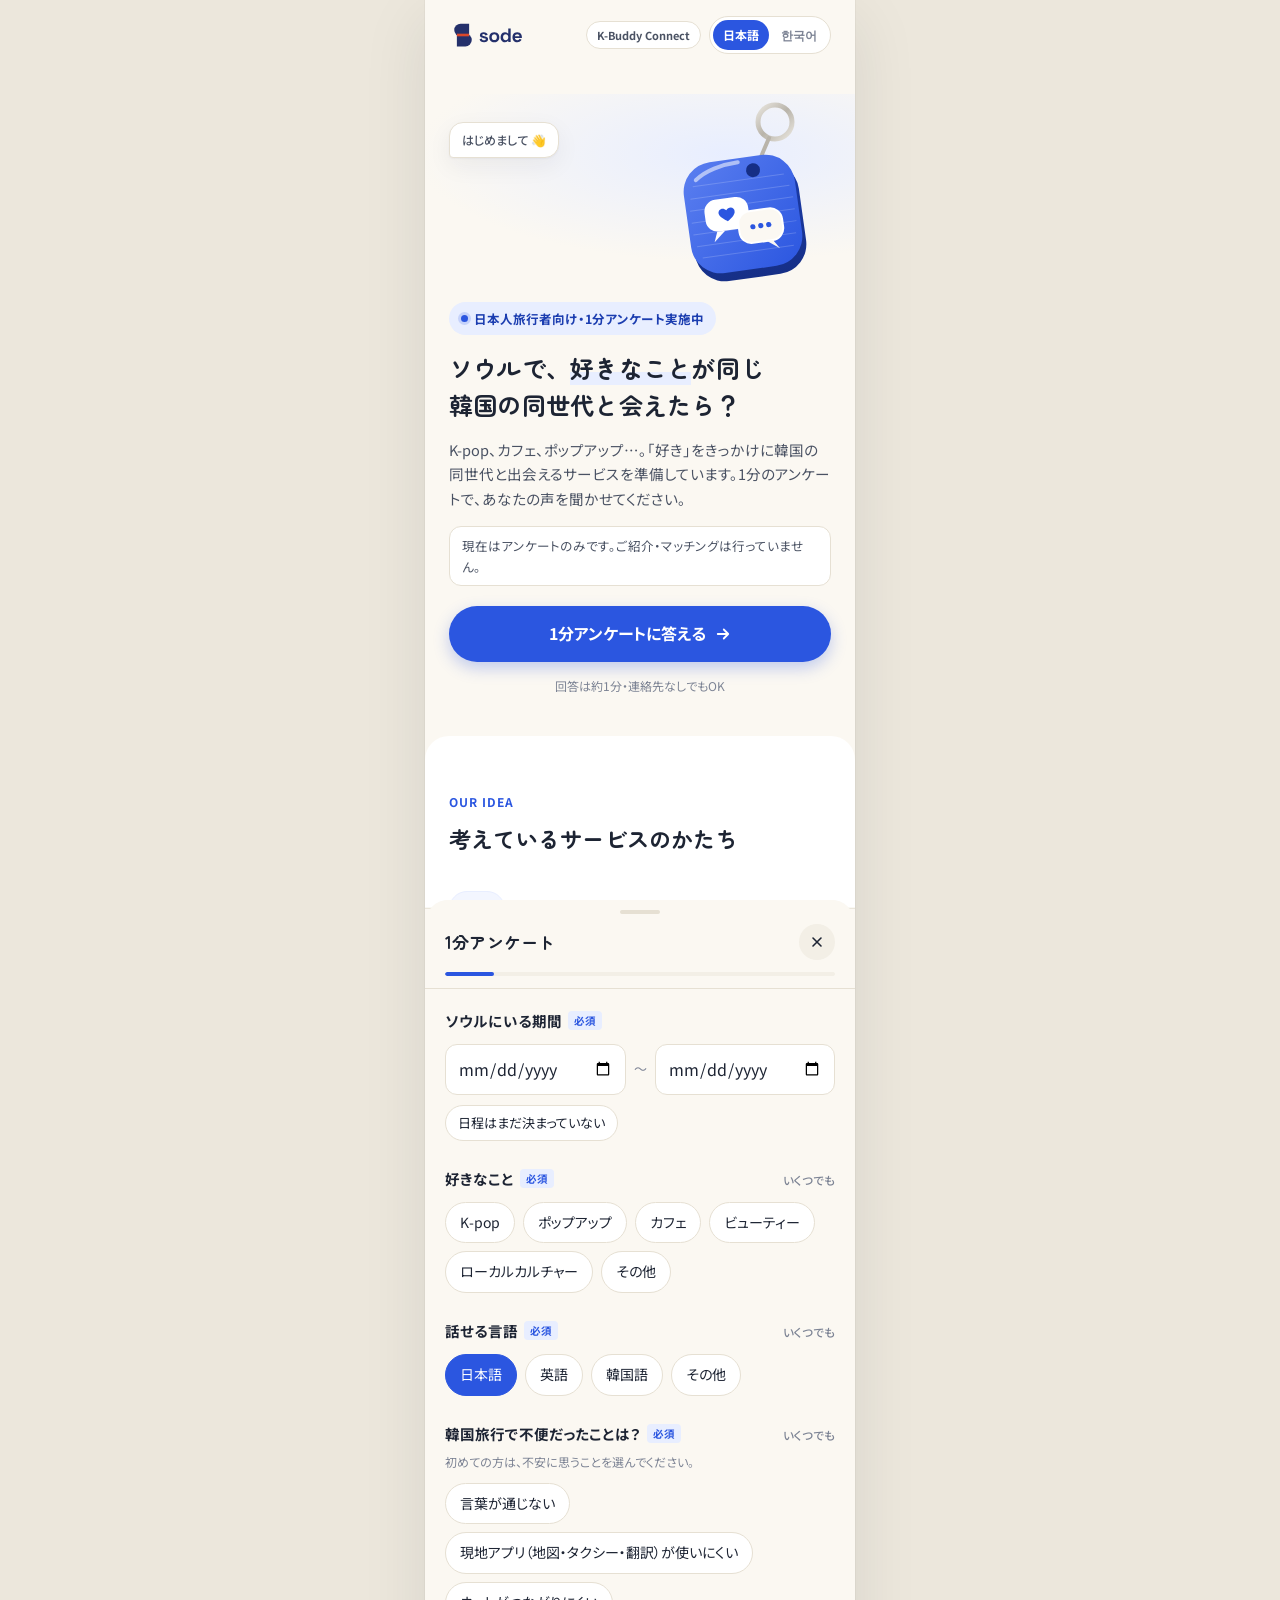
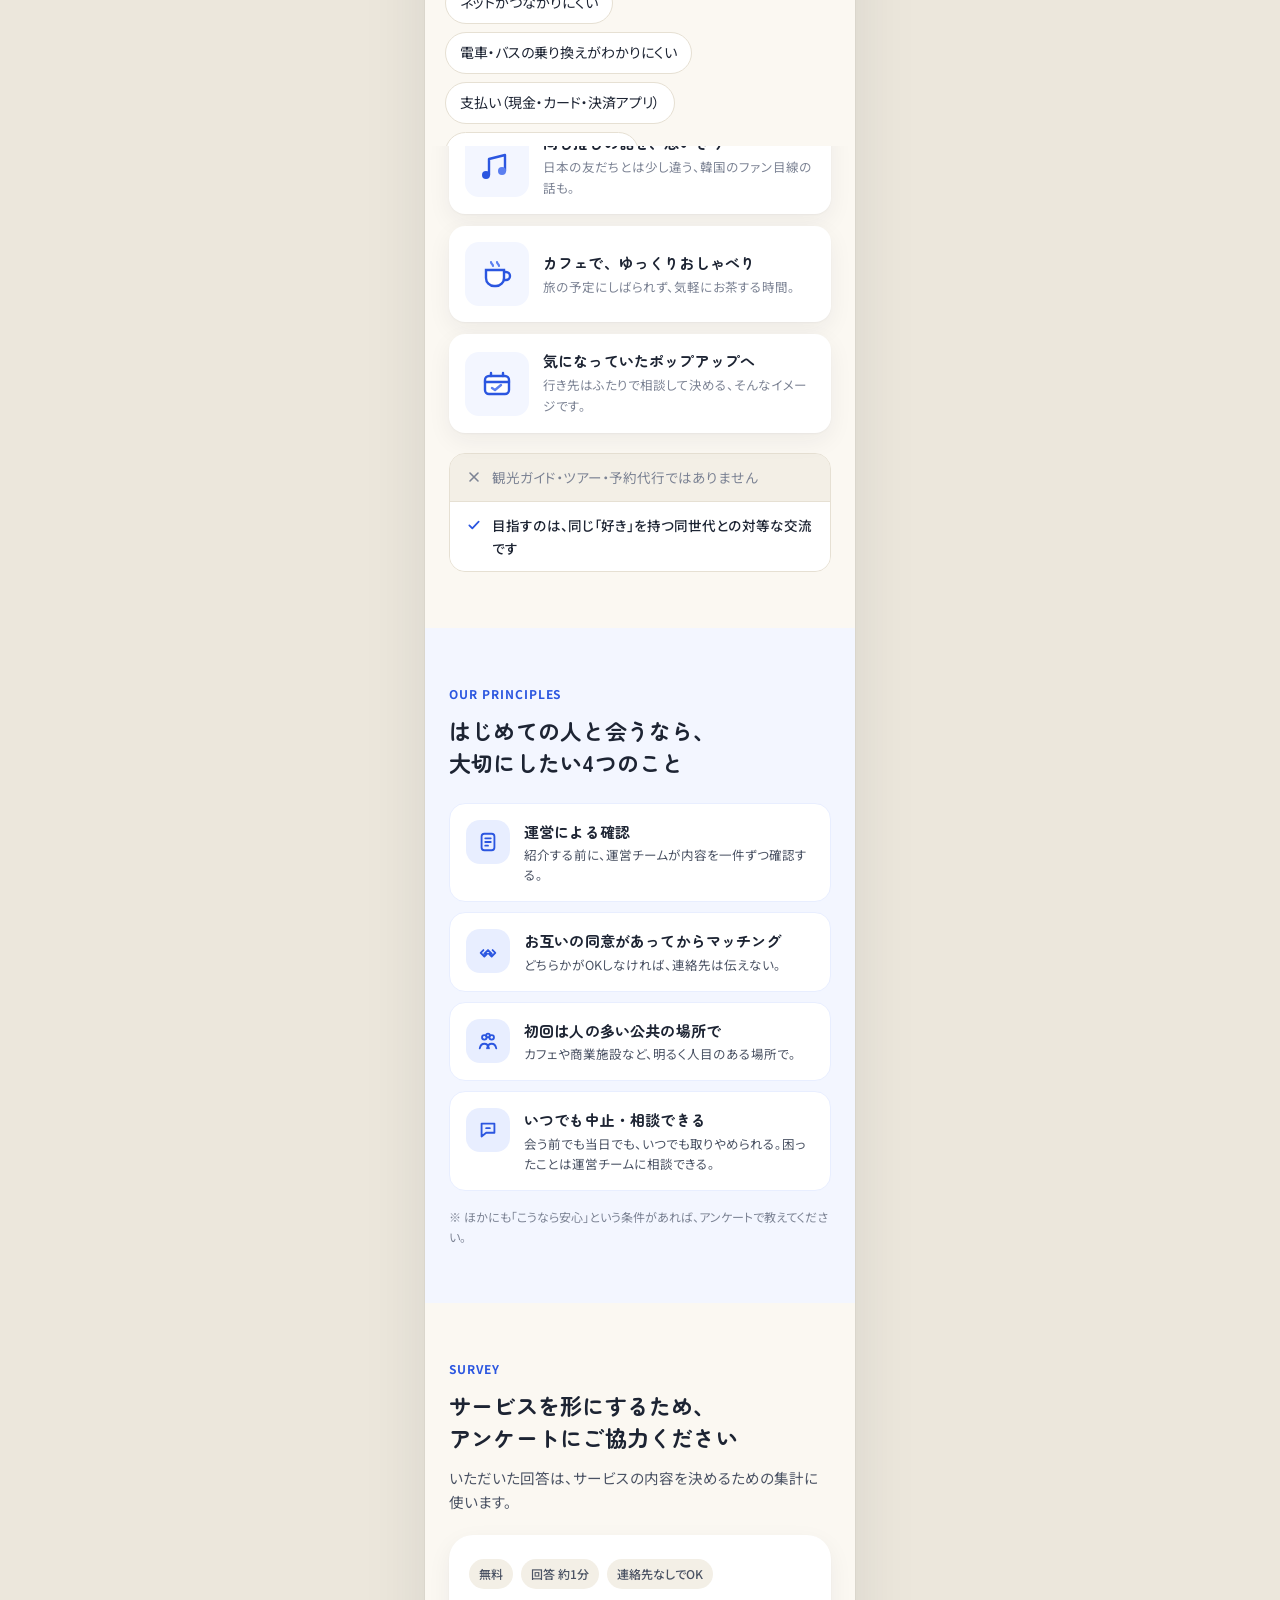
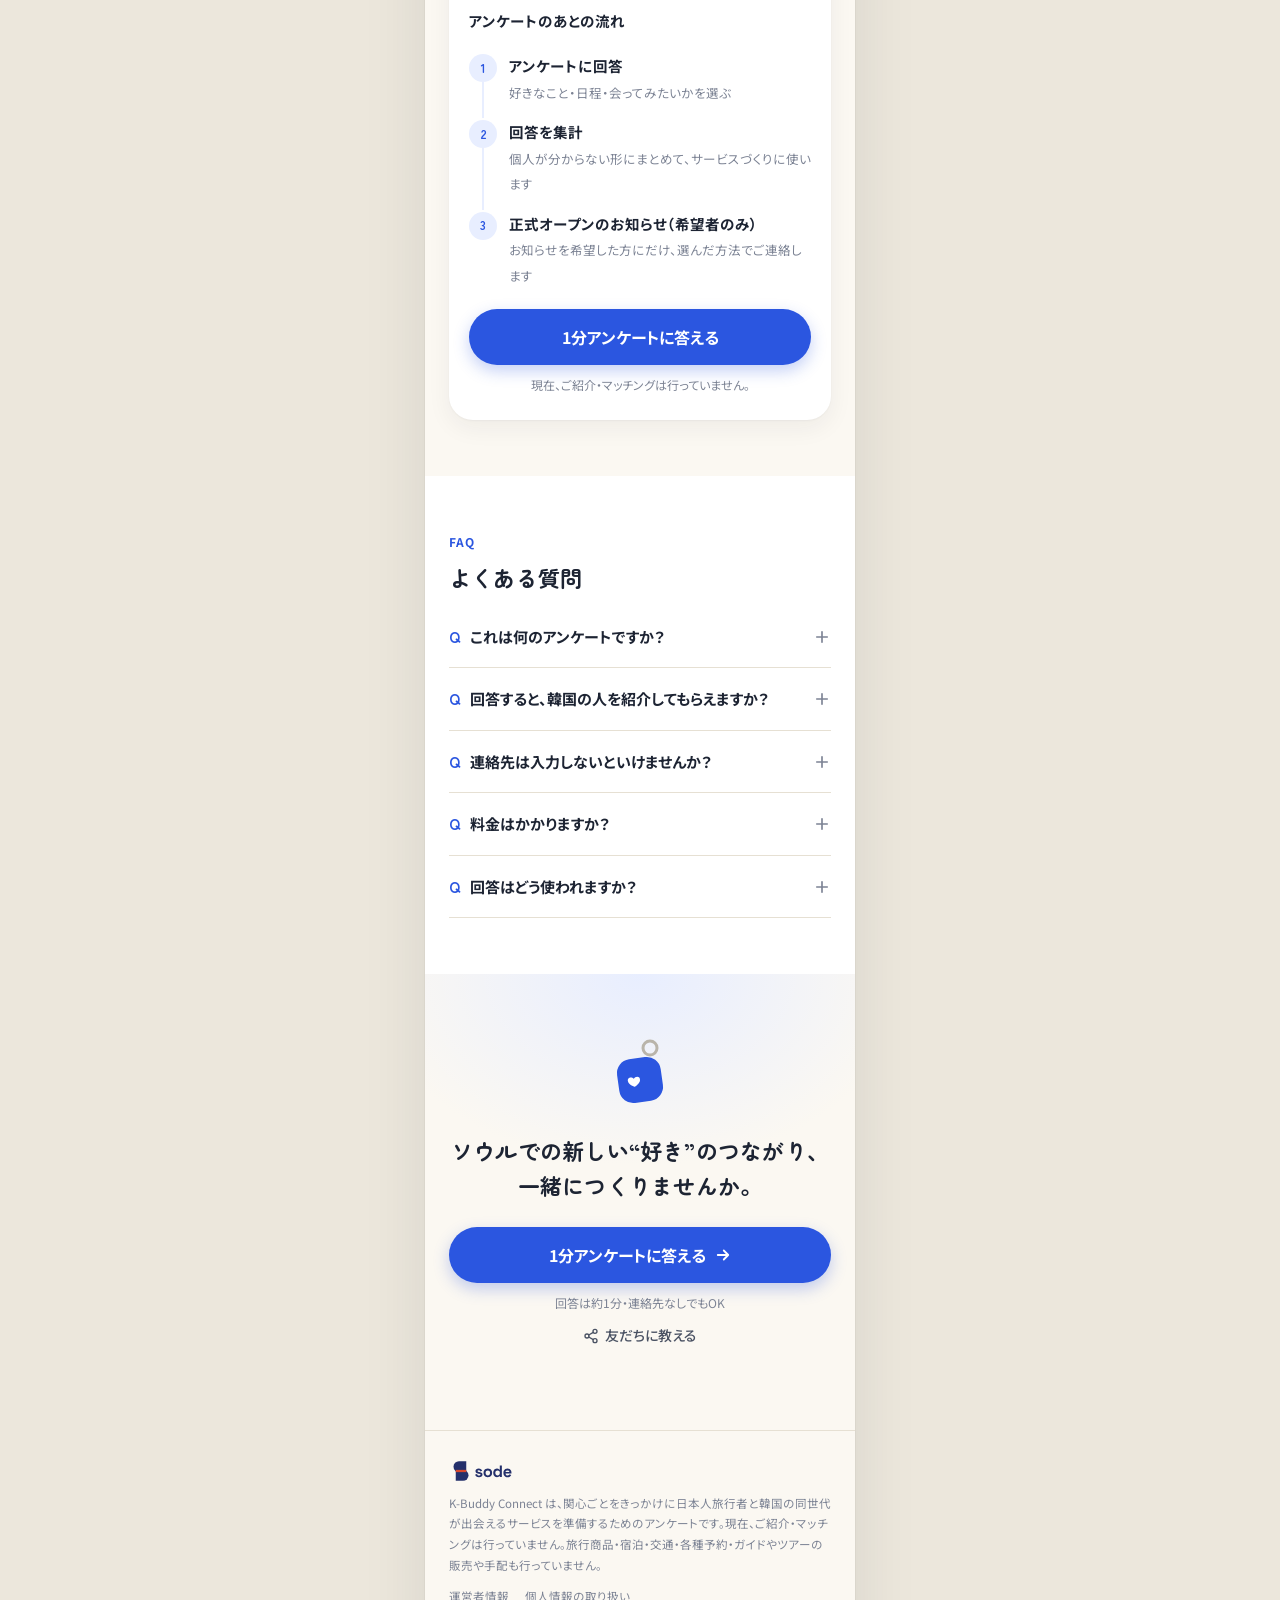
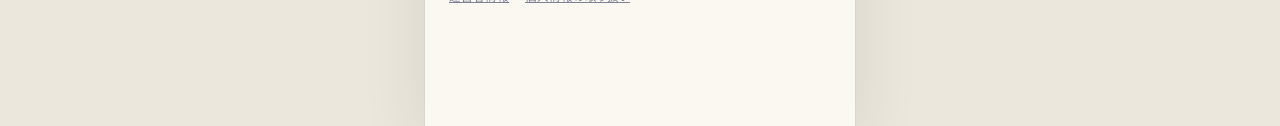
<file: index.html>
<!doctype html>
<html lang="ja">
<head>
<meta charset="utf-8">
<meta name="viewport" content="width=device-width, initial-scale=1, viewport-fit=cover">
<title>K-Buddy Connect｜ソウル旅行の1分アンケート</title>
<meta name="description" content="日本人旅行者向けの1分アンケート。ソウルで「好き」が同じ韓国の同世代と出会えるサービスを準備しています。現在はアンケートのみで、ご紹介は行っていません。">
<meta name="robots" content="noindex">
<meta property="og:type" content="website">
<meta property="og:title" content="K-Buddy Connect｜1分アンケート実施中">
<meta property="og:description" content="ソウルで「好き」が同じ韓国の同世代と会えたら？準備中のサービスについて、ご意見をお聞かせください。">
<meta name="theme-color" content="#FBF8F2">
<link rel="icon" href="data:image/svg+xml,%3Csvg xmlns='http://www.w3.org/2000/svg' viewBox='12 6 40 52'%3E%3Cpath fill='%2324306B' d='M26.5 6H46V35H26.5A14.5 14.5 0 0 1 26.5 6Z'/%3E%3Cpath fill='%2324306B' d='M18 29H37.5A14.5 14.5 0 0 1 37.5 58H18Z'/%3E%3Crect fill='%23D9472B' x='18' y='29' width='28' height='6'/%3E%3C/svg%3E">
<link rel="preconnect" href="https://fonts.googleapis.com">
<link rel="preconnect" href="https://fonts.gstatic.com" crossorigin>
<link href="https://fonts.googleapis.com/css2?family=Noto+Sans+JP:wght@400;500;700&family=Noto+Sans+KR:wght@400;500;700&family=Zen+Maru+Gothic:wght@500;700&display=swap" rel="stylesheet">
<script>
/* 韓国語で表示する人に日本語が一瞬見えないよう、本文を描く前に言語だけ決める（本処理は末尾のスクリプト） */
(function(){
  var d = document.documentElement, l = 'ja';
  d.className += ' js';
  try {
    var q = new URLSearchParams(location.search).get('lang'), s = null;
    try { s = localStorage.getItem('kbuddy_lang'); } catch(e){}
    var nav = (navigator.languages && navigator.languages[0]) || navigator.language || '';
    l = (q === 'ja' || q === 'ko') ? q : (s === 'ja' || s === 'ko') ? s : (/^ko\b/i.test(nav) ? 'ko' : 'ja');
  } catch(e){}
  if (l === 'ko') { d.className += ' i18n-pending'; setTimeout(function(){ d.classList.remove('i18n-pending'); }, 3000); }
})();
</script>
<!-- 公開前チェック: README.md の「配布前に埋めること」をすべて満たしてから公開する。 -->
<style>
:root{
  /* color */
  --bg:#FBF8F2;          /* ivory */
  --surface:#FFFFFF;
  --surface-2:#F3EFE6;   /* warm gray */
  --ink:#1D2433;
  --ink-2:#4A5263;
  --ink-3:#7C8394;
  --line:#E6E0D3;
  --brand:#2B56E0;       /* cobalt */
  --brand-ink:#1B3DB0;
  --brand-soft:#E8EEFF;
  --brand-softer:#F3F6FF;
  --ok:#2E8B6A;
  --event:#C2410C;       /* annotation only */
  /* type */
  --f-head:"Zen Maru Gothic","Hiragino Maru Gothic ProN",sans-serif;
  --f-body:"Noto Sans JP","Hiragino Sans",sans-serif;
  /* shape */
  --r-lg:24px; --r-md:16px; --r-sm:12px; --r-pill:999px;
  --shadow:0 1px 2px rgba(29,36,51,.04),0 8px 24px rgba(29,36,51,.06);
  --col:430px;
}
*{box-sizing:border-box;margin:0;padding:0}
html{scroll-behavior:smooth;-webkit-text-size-adjust:100%}
body{background:#ECE7DC;color:var(--ink);font-family:var(--f-body);line-height:1.7;font-size:15px;
  font-feature-settings:"palt";-webkit-font-smoothing:antialiased}
button,input{font:inherit;color:inherit}
a{color:inherit}

/* ---------- page column ---------- */
.page{max-width:var(--col);margin:0 auto;background:var(--bg);min-height:100vh;position:relative;overflow:hidden;
  box-shadow:0 0 0 1px rgba(0,0,0,.03),0 20px 60px rgba(29,36,51,.10)}
section{padding:56px 24px}
.eyebrow{font-size:12px;font-weight:700;letter-spacing:.08em;color:var(--brand);margin-bottom:10px}
h1,h2,h3{font-family:var(--f-head);font-weight:700;line-height:1.45;letter-spacing:.01em}
h2{font-size:22px;margin-bottom:12px}
.lead{color:var(--ink-2);font-size:14.5px}

/* buttons */
.btn{display:flex;align-items:center;justify-content:center;gap:8px;width:100%;min-height:56px;border:0;
  border-radius:var(--r-pill);font-weight:700;font-size:16px;cursor:pointer;text-decoration:none;
  transition:transform .15s ease,background .15s ease}
.btn:active{transform:scale(.98)}
.btn-primary{background:var(--brand);color:#fff;box-shadow:0 6px 16px rgba(43,86,224,.28)}
.btn-primary:hover{background:var(--brand-ink)}
.btn-primary svg{transition:transform .2s}
.btn-primary:hover svg{transform:translateX(3px)}
.btn-text{background:none;min-height:44px;font-size:14px;font-weight:500;color:var(--ink-2);gap:6px}
.btn-text:hover{color:var(--ink)}
.micro{text-align:center;font-size:12px;color:var(--ink-3);margin-top:10px}

/* ---------- header ---------- */
.top{display:flex;align-items:center;justify-content:space-between;padding:16px 24px 0}
.wordmark{font-family:var(--f-head);font-weight:700;font-size:20px;letter-spacing:.02em}
.wordmark{line-height:0}
.wordmark svg{display:block;height:28px;width:auto}
.svc{font-size:11px;font-weight:700;color:var(--ink-2);background:var(--surface);border:1px solid var(--line);
  border-radius:var(--r-pill);padding:4px 10px}

/* ---------- hero ---------- */
.hero{padding:20px 24px 40px;position:relative}
.hero-art{position:relative;height:200px;margin:0 -24px 8px;
  background:radial-gradient(120% 90% at 70% 30%,var(--brand-soft) 0%,rgba(232,238,255,0) 60%)}
.welcome{position:absolute;left:24px;top:28px;background:var(--surface);border:1px solid var(--line);border-radius:14px 14px 14px 4px;
  padding:8px 12px;font-size:12px;font-weight:500;color:var(--ink-2);box-shadow:var(--shadow);max-width:150px;line-height:1.5}
.keyring{position:absolute;right:28px;top:6px;width:170px;transform-origin:118px 14px;animation:swing 4.5s ease-in-out infinite;cursor:pointer;touch-action:manipulation;-webkit-tap-highlight-color:transparent;pointer-events:auto}
@keyframes swing{0%,100%{transform:rotate(-5deg)}50%{transform:rotate(5deg)}}
@media (prefers-reduced-motion:reduce){.keyring{animation:none}html{scroll-behavior:auto}}
.badge{display:inline-flex;align-items:center;gap:6px;background:var(--brand-soft);color:var(--brand-ink);
  font-size:12.5px;font-weight:700;border-radius:var(--r-pill);padding:6px 12px;margin-bottom:14px}
.badge i{width:7px;height:7px;border-radius:50%;background:var(--brand);box-shadow:0 0 0 3px rgba(43,86,224,.18)}
.hero h1{font-size:24px;line-height:1.55;margin-bottom:14px}
.hero h1 .ph{display:inline-block}
.hero h1 em{font-style:normal;background:linear-gradient(transparent 62%,var(--brand-soft) 62%)}
.hero .lead{margin-bottom:24px}
.hero-ctas{display:grid;gap:4px}

/* ---------- how ---------- */
.how{background:var(--surface);border-radius:var(--r-lg) var(--r-lg) 0 0}
.steps{list-style:none;margin-top:24px;position:relative}
.steps::before{content:"";position:absolute;left:27px;top:28px;bottom:28px;width:2px;
  background:repeating-linear-gradient(var(--line) 0 6px,transparent 6px 12px)}
.step{display:flex;gap:16px;align-items:flex-start;padding:12px 0;position:relative}
.step-ic{flex:none;width:56px;height:56px;border-radius:18px;background:var(--brand-softer);border:1px solid var(--brand-soft);
  display:grid;place-items:center;color:var(--brand);position:relative;z-index:1}
.step-no{font-family:var(--f-head);font-size:12px;font-weight:700;color:var(--brand)}
.step h3{font-size:16.5px;margin:2px 0 4px}
.step p{font-size:13.5px;color:var(--ink-2)}

/* ---------- experience ---------- */
.tags{display:flex;flex-wrap:wrap;gap:8px;margin:20px 0 24px}
.tag{display:inline-flex;align-items:center;gap:6px;background:var(--surface);border:1px solid var(--line);
  border-radius:var(--r-pill);padding:8px 14px;font-size:14px;font-weight:500}
.tag b{color:var(--brand);font-weight:700}
.scenes{display:grid;gap:12px}
.scene{background:var(--surface);border-radius:var(--r-md);padding:16px;display:flex;gap:14px;align-items:center;box-shadow:var(--shadow)}
.scene-art{flex:none;width:64px;height:64px;border-radius:14px;background:var(--brand-softer);display:grid;place-items:center}
.scene h3{font-size:15px;margin-bottom:2px}
.scene p{font-size:12.5px;color:var(--ink-3)}
.compare{margin-top:20px;border:1px solid var(--line);border-radius:var(--r-md);overflow:hidden;font-size:13.5px}
.compare div{display:flex;gap:10px;align-items:flex-start;padding:12px 16px}
.compare div+div{border-top:1px solid var(--line)}
.compare .no{color:var(--ink-3);background:var(--surface-2)}
.compare .yes{background:var(--surface);font-weight:500}
.compare svg{flex:none;margin-top:3px}

/* ---------- safety ---------- */
.safety{background:var(--brand-softer)}
.safe-grid{display:grid;gap:10px;margin-top:24px}
.safe{background:var(--surface);border-radius:var(--r-md);padding:16px;border:1px solid var(--brand-soft);
  display:grid;grid-template-columns:44px 1fr;column-gap:14px;align-items:start}
.safe-ic{width:44px;height:44px;border-radius:14px;background:var(--brand-soft);color:var(--brand);display:grid;place-items:center;grid-row:span 2}
.safe h3{font-size:15px;line-height:1.5;margin:1px 0 2px}
.safe p{font-size:12.5px;color:var(--ink-2);line-height:1.6}
.note{font-size:12px;color:var(--ink-3);margin-top:16px;line-height:1.7}

/* ---------- monitor ---------- */
.monitor-card{background:var(--surface);border-radius:var(--r-lg);padding:24px 20px;box-shadow:var(--shadow);margin-top:20px}
.flow{list-style:none;display:grid;gap:0;margin:20px 0 22px}
.flow li{display:grid;grid-template-columns:28px 1fr;gap:12px;position:relative;padding-bottom:16px}
.flow li:last-child{padding-bottom:0}
.flow li:not(:last-child)::after{content:"";position:absolute;left:13px;top:28px;bottom:2px;width:2px;background:var(--brand-soft)}
.flow .dot{width:28px;height:28px;border-radius:50%;background:var(--brand-soft);color:var(--brand);font-size:12px;font-weight:700;
  display:grid;place-items:center;font-family:var(--f-head)}
.flow b{display:block;font-size:14.5px}
.flow span{font-size:12.5px;color:var(--ink-3)}
.facts{display:flex;gap:8px;flex-wrap:wrap;margin-bottom:20px}
.fact{font-size:12px;font-weight:500;background:var(--surface-2);border-radius:var(--r-pill);padding:5px 10px;color:var(--ink-2)}

/* ---------- faq ---------- */
.faq{background:var(--surface)}
.faq details{border-bottom:1px solid var(--line)}
.faq summary{list-style:none;cursor:pointer;display:flex;justify-content:space-between;align-items:center;gap:12px;
  padding:18px 0;font-weight:700;font-size:15px}
.faq summary::-webkit-details-marker{display:none}
.faq summary::before{content:"Q";font-family:var(--f-head);color:var(--brand);margin-right:-2px}
.faq summary span{flex:1}
.faq summary svg{flex:none;transition:transform .2s;color:var(--ink-3)}
.faq details[open] summary svg{transform:rotate(45deg)}
.faq details p{font-size:13.5px;color:var(--ink-2);padding:0 0 18px 22px}

/* ---------- final ---------- */
.final{text-align:center;padding:64px 24px 72px;background:
  radial-gradient(90% 60% at 50% 0%,var(--brand-soft) 0%,rgba(232,238,255,0) 70%),var(--bg)}
.final h2{font-size:22px;line-height:1.6;margin:16px 0 24px}
.final .mini-key{width:72px;margin:0 auto}
footer{padding:28px 24px 120px;font-size:11.5px;color:var(--ink-3);border-top:1px solid var(--line);line-height:1.8}
footer .wordmark{margin-bottom:10px}
footer .wordmark svg{height:24px}
footer nav{display:flex;gap:16px;margin-top:10px}

/* ---------- sticky CTA ---------- */
.sticky{position:fixed;left:50%;bottom:0;transform:translate(-50%,110%);width:100%;max-width:var(--col);z-index:40;
  padding:12px 16px calc(12px + env(safe-area-inset-bottom));background:rgba(251,248,242,.92);
  backdrop-filter:saturate(1.4) blur(12px);-webkit-backdrop-filter:saturate(1.4) blur(12px);
  border-top:1px solid var(--line);transition:transform .28s ease}
.sticky.on{transform:translate(-50%,0)}
.sticky .btn{min-height:52px}
.hero{padding-top:40px}

/* ---------- form sheet ---------- */
.sheet-bg{position:fixed;inset:0;background:rgba(29,36,51,.38);opacity:0;pointer-events:none;transition:opacity .25s;z-index:70}
.sheet{position:fixed;left:50%;bottom:0;transform:translate(-50%,100%);width:100%;max-width:var(--col);
  max-height:94vh;max-height:94dvh;overflow-y:auto;background:var(--bg);border-radius:var(--r-lg) var(--r-lg) 0 0;z-index:80;
  transition:transform .32s cubic-bezier(.2,.8,.2,1);overscroll-behavior:contain}
.open .sheet-bg{opacity:1;pointer-events:auto}
.open .sheet{transform:translate(-50%,0)}
.sheet-head{position:sticky;top:0;background:var(--bg);padding:10px 20px 12px;z-index:2;border-bottom:1px solid var(--line)}
.grab{width:40px;height:4px;border-radius:2px;background:var(--line);margin:0 auto 10px}
.sheet-head-row{display:flex;justify-content:space-between;align-items:center}
.sheet-head h2{font-size:17px;margin:0}
.close{width:36px;height:36px;border-radius:50%;border:0;background:var(--surface-2);cursor:pointer;display:grid;place-items:center}
.progress{height:4px;background:var(--surface-2);border-radius:2px;margin-top:12px;overflow:hidden}
.progress i{display:block;height:100%;width:0;background:var(--brand);border-radius:2px;transition:width .3s}
form{padding:20px 20px 28px}
.field{margin-bottom:26px}
.label{display:flex;justify-content:space-between;align-items:baseline;font-weight:700;font-size:14.5px;margin-bottom:10px}
.label small{font-weight:500;font-size:11.5px;color:var(--ink-3)}
.req{font-size:10.5px;font-weight:700;color:var(--brand);background:var(--brand-soft);border-radius:4px;padding:2px 6px;margin-left:6px;vertical-align:2px}
.dates{display:grid;grid-template-columns:1fr auto 1fr;gap:8px;align-items:center}
.dates span{color:var(--ink-3);font-size:13px}
.input{width:100%;min-height:48px;border:1px solid var(--line);background:var(--surface);border-radius:var(--r-sm);padding:10px 12px;font-size:16px}
.hint{font-size:12px;color:#9B2C22;margin-top:6px}
.other-box{margin-top:10px}
.input:focus{outline:2px solid var(--brand);outline-offset:1px;border-color:transparent}
.chips{display:flex;flex-wrap:wrap;gap:8px}
.chip input{position:absolute;opacity:0;pointer-events:none}
.chip span{display:inline-flex;align-items:center;gap:6px;min-height:40px;padding:8px 14px;border-radius:var(--r-pill);
  border:1px solid var(--line);background:var(--surface);font-size:14px;cursor:pointer;transition:all .15s;user-select:none}
.chip input:checked+span{background:var(--brand);border-color:var(--brand);color:#fff}
.chip input:focus-visible+span{outline:2px solid var(--brand);outline-offset:2px}
.chip-sm span{min-height:34px;font-size:13px;padding:6px 12px}
.seg{display:grid;grid-template-columns:repeat(3,1fr);gap:6px;background:var(--surface-2);border-radius:var(--r-sm);padding:4px;margin-bottom:10px}
.seg .chip span{width:100%;justify-content:center;border:0;background:transparent;min-height:40px;border-radius:9px}
.seg .chip input:checked+span{background:var(--surface);color:var(--brand-ink);box-shadow:0 1px 3px rgba(0,0,0,.08);font-weight:700}
.seg .chip{display:block}
.privacy-note{display:flex;gap:10px;background:var(--surface);border:1px solid var(--line);border-radius:var(--r-sm);padding:12px 14px;
  font-size:12px;color:var(--ink-2);margin-bottom:20px;line-height:1.6}
.privacy-note svg{flex:none;color:var(--ok);margin-top:2px}
.agree{display:flex;gap:10px;align-items:flex-start;font-size:13px;cursor:pointer;margin-bottom:20px}
.agree input{width:22px;height:22px;accent-color:var(--brand);flex:none;margin-top:1px}
.agree a{color:var(--brand-ink)}
.btn[disabled]{background:#B9C3E3;box-shadow:none;cursor:not-allowed}
.done{display:none;text-align:center;padding:40px 24px 56px}
.done-ic{width:72px;height:72px;border-radius:50%;background:var(--brand-soft);color:var(--brand);display:grid;place-items:center;margin:0 auto 18px}
.done h3{font-size:20px;margin-bottom:10px}
.done p{font-size:13.5px;color:var(--ink-2);margin-bottom:24px}
.share{text-align:left;background:var(--surface);border:1px solid var(--line);border-radius:var(--r-md);padding:16px;margin:0 0 16px}
.share-title{font-weight:700;font-size:14.5px;margin-bottom:8px;color:var(--ink)}
.share-text{font-size:13px;line-height:1.7;background:var(--surface-2);border-radius:var(--r-sm);padding:10px 12px;color:var(--ink);
  white-space:pre-line;word-break:break-all;user-select:all;-webkit-user-select:all;margin-bottom:10px}
.btn-ghost{background:var(--brand-soft);color:var(--brand-ink);min-height:48px;font-size:15px}
.btn-ghost:hover{background:#DCE5FF}
.share-notes{font-size:11.5px;color:var(--ink-3);padding-left:1.1em;margin-top:10px;line-height:1.6}
.share-notes li+li{margin-top:2px}
.sent form{display:none}.sent .done{display:block}.sent .progress{display:none}

[hidden]{display:none!important}
.top-right{display:flex;align-items:center;gap:8px}
.lang-switch{display:none;background:var(--surface);border:1px solid var(--line);border-radius:var(--r-pill);padding:3px;gap:2px}
.lang-switch button{border:0;background:transparent;font-size:12px;font-weight:700;color:var(--ink-3);padding:0 10px;min-height:30px;border-radius:var(--r-pill);cursor:pointer}
.lang-switch button[aria-pressed="true"]{background:var(--brand);color:#fff}
.lang-switch button:focus-visible{outline:2px solid var(--brand);outline-offset:2px}
html.js .lang-switch{display:inline-flex}
html.i18n-pending .page,html.i18n-pending .sticky{visibility:hidden}
.svc,.lang-switch button{white-space:nowrap}
@media (max-width:400px){.top{padding:16px 20px 0}.wordmark svg{height:22px}}
@media (max-width:359px){.svc{display:none}}
.ko-notice{font-size:12.5px;color:var(--ink-2);background:var(--surface);border:1px solid var(--line);border-radius:var(--r-sm);padding:8px 12px;margin:-10px 0 20px}
html[lang="ko"] body{font-family:"Noto Sans KR",var(--f-body);word-break:keep-all;overflow-wrap:anywhere}
html[lang="ko"] h1,html[lang="ko"] h2,html[lang="ko"] h3{font-family:"Noto Sans KR",var(--f-body);font-weight:700;letter-spacing:-.01em}
html[lang="ko"] .share-text{word-break:break-all}
.sr{position:absolute;width:1px;height:1px;overflow:hidden;clip:rect(0 0 0 0)}
.hp{position:absolute;left:-9999px;width:1px;height:1px;overflow:hidden}
.form-error{display:none;background:#FFF1F0;border:1px solid #F3C1BC;color:#9B2C22;border-radius:var(--r-sm);
  padding:10px 12px;font-size:12.5px;margin-bottom:12px;line-height:1.6}
.form-error.on{display:block}
.btn.is-sending{opacity:.75;cursor:progress}
</style>
</head>
<body>

<main class="page" id="top">

  <!-- ========== 1. HERO ========== -->
  <header class="top">
    <div class="wordmark"><svg viewBox="0 0 216 64" role="img" aria-label="sode"><title>sode</title><path fill="#24306B" d="M26.5 6H46V35H26.5A14.5 14.5 0 0 1 26.5 6Z"/><path fill="#24306B" d="M18 29H37.5A14.5 14.5 0 0 1 37.5 58H18Z"/><rect fill="#D9472B" x="18" y="29" width="28" height="6"/><g fill="#24306B" transform="translate(68.0000 48.0000) scale(0.044000 -0.044000)"><path d="M276 -14Q179 -14 117.0 28.0Q55 70 42 148L158 178Q165 143 181.5 123.0Q198 103 222.5 94.5Q247 86 276 86Q320 86 341.0 101.5Q362 117 362 140Q362 163 342.0 175.5Q322 188 278 196L250 201Q198 211 155.0 228.5Q112 246 86.0 277.0Q60 308 60 357Q60 431 114.0 470.5Q168 510 256 510Q339 510 394.0 473.0Q449 436 466 376L349 340Q341 378 316.5 394.0Q292 410 256 410Q220 410 201.0 397.5Q182 385 182 363Q182 339 202.0 327.5Q222 316 256 310L284 305Q340 295 385.5 278.5Q431 262 457.5 231.5Q484 201 484 149Q484 71 427.5 28.5Q371 -14 276 -14Z" transform="translate(0.0000 0)"/><path d="M306 -14Q232 -14 173.0 16.0Q114 46 80.0 103.0Q46 160 46 240V256Q46 336 80.0 393.0Q114 450 173.0 480.0Q232 510 306 510Q380 510 439.0 480.0Q498 450 532.0 393.0Q566 336 566 256V240Q566 160 532.0 103.0Q498 46 439.0 16.0Q380 -14 306 -14ZM306 98Q364 98 402.0 135.5Q440 173 440 243V253Q440 323 402.5 360.5Q365 398 306 398Q248 398 210.0 360.5Q172 323 172 253V243Q172 173 210.0 135.5Q248 98 306 98Z" transform="translate(501.2727 0)"/><path d="M270 -14Q211 -14 159.5 15.5Q108 45 77.0 102.0Q46 159 46 240V256Q46 337 77.0 394.0Q108 451 159.0 480.5Q210 510 270 510Q315 510 345.5 499.5Q376 489 395.0 473.0Q414 457 424 439H442V700H568V0H444V60H426Q409 32 373.5 9.0Q338 -14 270 -14ZM308 96Q366 96 405.0 133.5Q444 171 444 243V253Q444 325 405.5 362.5Q367 400 308 400Q250 400 211.0 362.5Q172 325 172 253V243Q172 171 211.0 133.5Q250 96 308 96Z" transform="translate(1090.5455 0)"/><path d="M296 -14Q222 -14 165.5 17.5Q109 49 77.5 106.5Q46 164 46 242V254Q46 332 77.0 389.5Q108 447 164.0 478.5Q220 510 294 510Q367 510 421.0 477.5Q475 445 505.0 387.5Q535 330 535 254V211H174Q176 160 212.0 128.0Q248 96 300 96Q353 96 378.0 119.0Q403 142 416 170L519 116Q505 90 478.5 59.5Q452 29 408.0 7.5Q364 -14 296 -14ZM175 305H407Q403 348 372.5 374.0Q342 400 293 400Q242 400 212.0 374.0Q182 348 175 305Z" transform="translate(1705.8182 0)"/></g></svg></div>
    <div class="top-right">
      <div class="svc">K-Buddy Connect</div>
      <div class="lang-switch" role="group" aria-label="言語 / 언어">
        <button type="button" data-lang="ja" aria-pressed="true" lang="ja">日本語</button>
        <button type="button" data-lang="ko" aria-pressed="false" lang="ko">한국어</button>
      </div>
    </div>
  </header>

  <section class="hero" aria-labelledby="h-hero">

    <div class="hero-art" aria-hidden="true">
      <div class="welcome" id="welcome">はじめまして 👋</div>
      <!-- 3D keyring (no QR) -->
      <svg class="keyring" viewBox="0 0 170 200" fill="none">
        <defs>
          <linearGradient id="kg" x1="0" y1="0" x2="1" y2="1">
            <stop offset="0" stop-color="#5B7FF0"/><stop offset="1" stop-color="#2B56E0"/>
          </linearGradient>
          <linearGradient id="ks" x1="0" y1="0" x2="0" y2="1">
            <stop offset="0" stop-color="#1B3DB0"/><stop offset="1" stop-color="#162F86"/>
          </linearGradient>
          <linearGradient id="ring" x1="0" y1="0" x2="1" y2="1">
            <stop offset="0" stop-color="#E9E6DF"/><stop offset=".5" stop-color="#B9B4AA"/><stop offset="1" stop-color="#E9E6DF"/>
          </linearGradient>
        </defs>
        <circle cx="118" cy="22" r="17" stroke="url(#ring)" stroke-width="5"/>
        <path d="M112 38 l-6 14 M106 52 l-4 10" stroke="#B9B4AA" stroke-width="4" stroke-linecap="round"/>
        <!-- tag: side (thickness) -->
        <rect x="34" y="66" width="112" height="112" rx="30" fill="url(#ks)" transform="rotate(-8 90 122)"/>
        <!-- tag: face -->
        <rect x="30" y="58" width="112" height="112" rx="30" fill="url(#kg)" transform="rotate(-8 86 114)"/>
        <!-- printer layer lines -->
        <g transform="rotate(-8 86 114)" opacity=".18" stroke="#fff" stroke-width="1">
          <path d="M40 80h92M36 92h100M34 104h104M34 116h104M34 128h104M36 140h100M40 152h92"/>
        </g>
        <!-- hole -->
        <circle cx="102" cy="72" r="7" fill="#162F86" transform="rotate(-8 86 114)"/>
        <!-- face: two speech bubbles meeting -->
        <g transform="rotate(-8 86 114)">
          <rect x="48" y="96" width="44" height="32" rx="12" fill="#fff"/>
          <path d="M58 128 l-4 10 l12 -10z" fill="#fff"/>
          <rect x="80" y="112" width="44" height="32" rx="12" fill="#FBF8F2" stroke="#fff" stroke-width="2"/>
          <path d="M112 144 l6 9 l-12 -9z" fill="#FBF8F2"/>
          <path d="M70 108c-3-4-9-2-8 3 1 4 8 8 8 8s7-4 8-8c1-5-5-7-8-3z" fill="#2B56E0"/>
          <circle cx="94" cy="128" r="2.6" fill="#2B56E0"/><circle cx="102" cy="128" r="2.6" fill="#2B56E0"/><circle cx="110" cy="128" r="2.6" fill="#2B56E0"/>
        </g>
        <!-- highlight -->
        <path d="M44 74c10-8 28-12 44-12" stroke="#fff" stroke-opacity=".55" stroke-width="4" stroke-linecap="round" transform="rotate(-8 86 114)"/>
      </svg>
    </div>

    <div class="badge" id="badge"><i></i><span id="badgeText">日本人旅行者向け・1分アンケート実施中</span></div>
    <h1 id="h-hero" data-i18n="h1"><span class="ph">ソウルで、</span><span class="ph"><em>好きなこと</em>が</span><span class="ph">同じ</span><br><span class="ph">韓国の同世代と</span><span class="ph">会えたら？</span></h1>
    <p class="lead" data-i18n="lead">K-pop、カフェ、ポップアップ…。「好き」をきっかけに韓国の同世代と出会えるサービスを準備しています。1分のアンケートで、あなたの声を聞かせてください。</p>
    <p class="ko-notice" data-i18n="survey_notice">現在はアンケートのみです。ご紹介・マッチングは行っていません。</p>
    <p class="ko-notice" data-only="ko" data-i18n="ko_notice" hidden></p>

    <div class="hero-ctas">
      <button class="btn btn-primary js-cta" data-pos="hero" type="button">
        <span class="js-cta-label" data-i18n="cta">1分アンケートに答える</span>
        <svg width="18" height="18" viewBox="0 0 24 24" fill="none" stroke="currentColor" stroke-width="2.4" stroke-linecap="round" stroke-linejoin="round"><path d="M5 12h14M13 6l6 6-6 6"/></svg>
      </button>
      <p class="micro js-cta-note" data-i18n="cta_note">回答は約1分・連絡先なしでもOK</p>
      <a class="btn btn-text js-ig" data-pos="hero" href="#" target="_blank" rel="noopener">
        <svg width="16" height="16" viewBox="0 0 24 24" fill="none" stroke="currentColor" stroke-width="2"><rect x="3" y="3" width="18" height="18" rx="5"/><circle cx="12" cy="12" r="4"/><circle cx="17.5" cy="6.5" r="1" fill="currentColor"/></svg>
        <span data-i18n="ig_hero">Instagramを見る</span>
      </a>
    </div>
  </section>

  <!-- ========== 2. HOW ========== -->
  <section class="how" aria-labelledby="h-how">
    <p class="eyebrow">OUR IDEA</p>
    <h2 id="h-how" data-i18n="h_how">考えているサービスのかたち</h2>
    <ol class="steps">
      <li class="step">
        <div class="step-ic" aria-hidden="true">
          <svg width="26" height="26" viewBox="0 0 24 24" fill="none" stroke="currentColor" stroke-width="1.9" stroke-linecap="round" stroke-linejoin="round"><path d="M4 12l16-8-6 16-3-7-7-1z"/></svg>
        </div>
        <div><span class="step-no">01</span><h3 data-i18n="s1_t">好きなこと・日程を送る</h3><p data-i18n="s1_d">関心ごと、話せる言語、ソウルにいる期間を送ります。</p></div>
      </li>
      <li class="step">
        <div class="step-ic" aria-hidden="true">
          <svg width="26" height="26" viewBox="0 0 24 24" fill="none" stroke="currentColor" stroke-width="1.9" stroke-linecap="round" stroke-linejoin="round"><circle cx="9" cy="9" r="3.2"/><circle cx="16" cy="9" r="3.2"/><path d="M3.5 19c.8-3 3-4.5 5.5-4.5s4.7 1.5 5.5 4.5M12.5 15.2c1-.5 2.2-.7 3.5-.7 2.5 0 4.7 1.5 5.5 4.5"/></svg>
        </div>
        <div><span class="step-no">02</span><h3 data-i18n="s2_t">運営チームが相性を確認</h3><p data-i18n="s2_d">関心や日程が合いそうな韓国の同世代を探します。</p></div>
      </li>
      <li class="step">
        <div class="step-ic" aria-hidden="true">
          <svg width="26" height="26" viewBox="0 0 24 24" fill="none" stroke="currentColor" stroke-width="1.9" stroke-linecap="round" stroke-linejoin="round"><path d="M7 11l3-3 3 2 4-4M3 14l4-3M21 14l-4-8"/><path d="M7 11l5 5 2-2M10 17l1 1M16 13l-2 1"/></svg>
        </div>
        <div><span class="step-no">03</span><h3 data-i18n="s3_t">お互いがOKなら、ソウルで会う</h3><p data-i18n="s3_d">両方の同意がそろってから、はじめて連絡先をおつなぎします。</p></div>
      </li>
    </ol>
    <p class="note" data-i18n="how_note">※ 構想中のイメージです。現在はご紹介を行っていません。アンケートの回答をもとに、かたちを決めていきます。</p>
  </section>

  <!-- ========== 3. EXPERIENCE ========== -->
  <section aria-labelledby="h-exp">
    <p class="eyebrow">WHAT IT'S LIKE</p>
    <h2 id="h-exp" data-i18n="h_exp">観光案内ではなく、<br>「好き」でつながる交流を</h2>
    <p class="lead" data-i18n="exp_lead">同じものが好きな韓国の同世代と、好きな話をしながら一緒に過ごす。そんな出会いのきっかけをつくりたいと考えています。</p>

    <div class="tags">
      <span class="tag"><b>#</b>K-pop</span>
      <span class="tag"><b>#</b>Pop-up</span>
      <span class="tag"><b>#</b>Cafe</span>
      <span class="tag"><b>#</b>Beauty</span>
      <span class="tag"><b>#</b>Local culture</span>
    </div>

    <div class="scenes">
      <div class="scene">
        <div class="scene-art" aria-hidden="true">
          <svg width="40" height="40" viewBox="0 0 40 40" fill="none"><path d="M12 30V14l16-4v16" stroke="#2B56E0" stroke-width="2.4" stroke-linecap="round" stroke-linejoin="round"/><circle cx="9" cy="30" r="4" fill="#2B56E0"/><circle cx="25" cy="26" r="4" fill="#5B7FF0"/></svg>
        </div>
        <div><h3 data-i18n="sc1_t">同じ推しの話を、思いきり</h3><p data-i18n="sc1_d">日本の友だちとは少し違う、韓国のファン目線の話も。</p></div>
      </div>
      <div class="scene">
        <div class="scene-art" aria-hidden="true">
          <svg width="40" height="40" viewBox="0 0 40 40" fill="none"><path d="M9 16h18v8a8 8 0 01-8 8h-2a8 8 0 01-8-8v-8z" fill="#fff" stroke="#2B56E0" stroke-width="2.4"/><path d="M27 18h2a4 4 0 010 8h-2" stroke="#2B56E0" stroke-width="2.4"/><path d="M14 8c0 2 2 2 2 4M20 8c0 2 2 2 2 4" stroke="#5B7FF0" stroke-width="2.2" stroke-linecap="round"/></svg>
        </div>
        <div><h3 data-i18n="sc2_t">カフェで、ゆっくりおしゃべり</h3><p data-i18n="sc2_d">旅の予定にしばられず、気軽にお茶する時間。</p></div>
      </div>
      <div class="scene">
        <div class="scene-art" aria-hidden="true">
          <svg width="40" height="40" viewBox="0 0 40 40" fill="none"><rect x="8" y="12" width="24" height="18" rx="4" fill="#fff" stroke="#2B56E0" stroke-width="2.4"/><path d="M8 18h24M14 12V9M26 12V9" stroke="#2B56E0" stroke-width="2.4" stroke-linecap="round"/><path d="M15 24l3 2 6-5" stroke="#5B7FF0" stroke-width="2.4" stroke-linecap="round" stroke-linejoin="round"/></svg>
        </div>
        <div><h3 data-i18n="sc3_t">気になっていたポップアップへ</h3><p data-i18n="sc3_d">行き先はふたりで相談して決める、そんなイメージです。</p></div>
      </div>
    </div>

    <div class="compare" role="list">
      <div class="no" role="listitem">
        <svg width="16" height="16" viewBox="0 0 24 24" fill="none" stroke="currentColor" stroke-width="2.4" stroke-linecap="round"><path d="M6 6l12 12M18 6L6 18"/></svg>
        <span data-i18n="cmp_no">観光ガイド・ツアー・予約代行ではありません</span>
      </div>
      <div class="yes" role="listitem">
        <svg width="16" height="16" viewBox="0 0 24 24" fill="none" stroke="#2B56E0" stroke-width="2.6" stroke-linecap="round" stroke-linejoin="round"><path d="M5 12.5l4.5 4.5L19 7"/></svg>
        <span data-i18n="cmp_yes">目指すのは、同じ「好き」を持つ同世代との対等な交流です</span>
      </div>
    </div>
  </section>

  <!-- ========== 4. SAFETY ========== -->
  <section class="safety" aria-labelledby="h-safe">
    <p class="eyebrow">OUR PRINCIPLES</p>
    <h2 id="h-safe" data-i18n="h_safe">はじめての人と会うなら、<br>大切にしたい4つのこと</h2>
    <div class="safe-grid">
      <div class="safe">
        <div class="safe-ic" aria-hidden="true"><svg width="22" height="22" viewBox="0 0 24 24" fill="none" stroke="currentColor" stroke-width="2" stroke-linecap="round" stroke-linejoin="round"><rect x="5" y="3" width="14" height="18" rx="3"/><path d="M9 8h6M9 12h6M9 16h3"/></svg></div>
        <h3 data-i18n="sf1_t">運営による確認</h3>
        <p data-i18n="sf1_d">紹介する前に、運営チームが内容を一件ずつ確認する。</p>
      </div>
      <div class="safe">
        <div class="safe-ic" aria-hidden="true"><svg width="22" height="22" viewBox="0 0 24 24" fill="none" stroke="currentColor" stroke-width="2" stroke-linecap="round" stroke-linejoin="round"><path d="M7 11l-3 3 4 4 3-3M17 11l3 3-4 4-3-3M8 15l4-4 4 4"/></svg></div>
        <h3 data-i18n="sf2_t">お互いの同意があってからマッチング</h3>
        <p data-i18n="sf2_d">どちらかがOKしなければ、連絡先は伝えない。</p>
      </div>
      <div class="safe">
        <div class="safe-ic" aria-hidden="true"><svg width="22" height="22" viewBox="0 0 24 24" fill="none" stroke="currentColor" stroke-width="2" stroke-linecap="round" stroke-linejoin="round"><circle cx="8" cy="8" r="2.5"/><circle cx="16" cy="8" r="2.5"/><circle cx="12" cy="6" r="2"/><path d="M3 20c.6-3 2.6-5 5-5s4.4 2 5 5M11 20c.6-3 2.6-5 5-5s4.4 2 5 5"/></svg></div>
        <h3 data-i18n="sf3_t">初回は人の多い公共の場所で</h3>
        <p data-i18n="sf3_d">カフェや商業施設など、明るく人目のある場所で。</p>
      </div>
      <div class="safe">
        <div class="safe-ic" aria-hidden="true"><svg width="22" height="22" viewBox="0 0 24 24" fill="none" stroke="currentColor" stroke-width="2" stroke-linecap="round" stroke-linejoin="round"><path d="M5 5h14v10H10l-5 4V5z"/><path d="M10 10h4"/></svg></div>
        <h3 data-i18n="sf4_t">いつでも中止・相談できる</h3>
        <p data-i18n="sf4_d">会う前でも当日でも、いつでも取りやめられる。困ったことは運営チームに相談できる。</p>
      </div>
    </div>
    <p class="note" data-i18n="safe_note">※ ほかにも「こうなら安心」という条件があれば、アンケートで教えてください。</p>
  </section>

  <!-- ========== 5. MONITOR ========== -->
  <section aria-labelledby="h-mon">
    <p class="eyebrow">SURVEY</p>
    <h2 id="h-mon" data-i18n="h_mon">サービスを形にするため、<br>アンケートにご協力ください</h2>
    <p class="lead" data-i18n="mon_lead">いただいた回答は、サービスの内容を決めるための集計に使います。</p>

    <div class="monitor-card">
      <div class="facts">
        <span class="fact" data-i18n="fact1">無料</span>
        <span class="fact" data-i18n="fact2">回答 約1分</span>
        <span class="fact" data-i18n="fact3">連絡先なしでOK</span>
      </div>
      <p style="font-weight:700;font-size:14.5px" data-i18n="flow_title">アンケートのあとの流れ</p>
      <ol class="flow">
        <li><span class="dot">1</span><div><b data-i18n="fl1_t">アンケートに回答</b><span data-i18n="fl1_d">好きなこと・日程・会ってみたいかを選ぶ</span></div></li>
        <li><span class="dot">2</span><div><b data-i18n="fl2_t">回答を集計</b><span data-i18n="fl2_d">個人が分からない形にまとめて、サービスづくりに使います</span></div></li>
        <li><span class="dot">3</span><div><b data-i18n="fl3_t">正式オープンのお知らせ（希望者のみ）</b><span data-i18n="fl3_d">お知らせを希望した方にだけ、選んだ方法でご連絡します</span></div></li>
      </ol>
      <button class="btn btn-primary js-cta" data-pos="monitor" type="button"><span class="js-cta-label" data-i18n="cta">1分アンケートに答える</span></button>
      <p class="micro" data-i18n="mon_note">現在、ご紹介・マッチングは行っていません。</p>
    </div>
  </section>

  <!-- ========== 6. FAQ ========== -->
  <section class="faq" aria-labelledby="h-faq">
    <p class="eyebrow">FAQ</p>
    <h2 id="h-faq" data-i18n="h_faq">よくある質問</h2>
    <details>
      <summary><span data-i18n="q1">これは何のアンケートですか？</span><svg width="18" height="18" viewBox="0 0 24 24" fill="none" stroke="currentColor" stroke-width="2.2" stroke-linecap="round"><path d="M12 5v14M5 12h14"/></svg></summary>
      <p data-i18n="a1">ソウルを訪れる日本人旅行者が、「好き」をきっかけに韓国の同世代と出会えるサービスを準備しています。どんな形なら使ってみたいか、何があれば安心できるかを知るためのアンケートです。</p>
    </details>
    <details>
      <summary><span data-i18n="q2">回答すると、韓国の人を紹介してもらえますか？</span><svg width="18" height="18" viewBox="0 0 24 24" fill="none" stroke="currentColor" stroke-width="2.2" stroke-linecap="round"><path d="M12 5v14M5 12h14"/></svg></summary>
      <p data-i18n="a2">いいえ。現在はアンケートのみで、ご紹介・マッチングは行っていません。サービスを始めるときは、お知らせを希望した方にご連絡し、参加したい方にはその時点であらためてお申し込みいただきます。</p>
    </details>
    <details>
      <summary><span data-i18n="q3">連絡先は入力しないといけませんか？</span><svg width="18" height="18" viewBox="0 0 24 24" fill="none" stroke="currentColor" stroke-width="2.2" stroke-linecap="round"><path d="M12 5v14M5 12h14"/></svg></summary>
      <p data-i18n="a3">いいえ、なくても回答できます。正式オープンのお知らせを希望する方だけ、LINE・Instagram・メールのいずれかを入力してください。お知らせ以外の目的には使いません。</p>
    </details>
    <details>
      <summary><span data-i18n="q4">料金はかかりますか？</span><svg width="18" height="18" viewBox="0 0 24 24" fill="none" stroke="currentColor" stroke-width="2.2" stroke-linecap="round"><path d="M12 5v14M5 12h14"/></svg></summary>
      <p data-i18n="a4">かかりません。アンケートは無料です。</p>
    </details>
    <details>
      <summary><span data-i18n="q5">回答はどう使われますか？</span><svg width="18" height="18" viewBox="0 0 24 24" fill="none" stroke="currentColor" stroke-width="2.2" stroke-linecap="round"><path d="M12 5v14M5 12h14"/></svg></summary>
      <p data-i18n="a5">サービスの内容を決めるための集計に使います。結果は個人が分からない形にまとめます。保存する期間や削除の方法は「個人情報の取り扱い」に書いています。</p>
    </details>
  </section>

  <!-- ========== 7. FINAL CTA ========== -->
  <section class="final" id="final" aria-labelledby="h-final">
    <svg class="mini-key" viewBox="0 0 72 72" fill="none" aria-hidden="true">
      <circle cx="46" cy="10" r="7" stroke="#B9B4AA" stroke-width="3"/>
      <rect x="14" y="20" width="44" height="44" rx="14" fill="#2B56E0" transform="rotate(-8 36 42)"/>
      <path d="M30 40c-2-3-7-2-6 2 0 3 6 6 6 6s6-3 6-6c1-4-4-5-6-2z" fill="#fff" transform="rotate(-8 36 42)"/>
    </svg>
    <h2 id="h-final" data-i18n="h_final">ソウルでの新しい“好き”のつながり、<br>一緒につくりませんか。</h2>
    <button class="btn btn-primary js-cta" data-pos="final" type="button">
      <span class="js-cta-label" data-i18n="cta">1分アンケートに答える</span>
      <svg width="18" height="18" viewBox="0 0 24 24" fill="none" stroke="currentColor" stroke-width="2.4" stroke-linecap="round" stroke-linejoin="round"><path d="M5 12h14M13 6l6 6-6 6"/></svg>
    </button>
    <p class="micro js-cta-note" data-i18n="cta_note">回答は約1分・連絡先なしでもOK</p>
    <a class="btn btn-text js-ig" data-pos="final" href="#" target="_blank" rel="noopener" style="margin-top:4px">
      <svg width="16" height="16" viewBox="0 0 24 24" fill="none" stroke="currentColor" stroke-width="2"><rect x="3" y="3" width="18" height="18" rx="5"/><circle cx="12" cy="12" r="4"/><circle cx="17.5" cy="6.5" r="1" fill="currentColor"/></svg>
      <span data-i18n="ig_final">Instagramで雰囲気を見る</span>
    </a>
    <button class="btn btn-text js-share" data-pos="final" type="button">
      <svg width="16" height="16" viewBox="0 0 24 24" fill="none" stroke="currentColor" stroke-width="2" stroke-linecap="round" stroke-linejoin="round"><circle cx="18" cy="5" r="3"/><circle cx="6" cy="12" r="3"/><circle cx="18" cy="19" r="3"/><path d="M8.6 13.5l6.8 4M15.4 6.5l-6.8 4"/></svg>
      <span class="js-share-label">友だちに教える</span>
    </button>
  </section>

  <footer>
    <div class="wordmark"><svg viewBox="0 0 216 64" role="img" aria-label="sode"><title>sode</title><path fill="#24306B" d="M26.5 6H46V35H26.5A14.5 14.5 0 0 1 26.5 6Z"/><path fill="#24306B" d="M18 29H37.5A14.5 14.5 0 0 1 37.5 58H18Z"/><rect fill="#D9472B" x="18" y="29" width="28" height="6"/><g fill="#24306B" transform="translate(68.0000 48.0000) scale(0.044000 -0.044000)"><path d="M276 -14Q179 -14 117.0 28.0Q55 70 42 148L158 178Q165 143 181.5 123.0Q198 103 222.5 94.5Q247 86 276 86Q320 86 341.0 101.5Q362 117 362 140Q362 163 342.0 175.5Q322 188 278 196L250 201Q198 211 155.0 228.5Q112 246 86.0 277.0Q60 308 60 357Q60 431 114.0 470.5Q168 510 256 510Q339 510 394.0 473.0Q449 436 466 376L349 340Q341 378 316.5 394.0Q292 410 256 410Q220 410 201.0 397.5Q182 385 182 363Q182 339 202.0 327.5Q222 316 256 310L284 305Q340 295 385.5 278.5Q431 262 457.5 231.5Q484 201 484 149Q484 71 427.5 28.5Q371 -14 276 -14Z" transform="translate(0.0000 0)"/><path d="M306 -14Q232 -14 173.0 16.0Q114 46 80.0 103.0Q46 160 46 240V256Q46 336 80.0 393.0Q114 450 173.0 480.0Q232 510 306 510Q380 510 439.0 480.0Q498 450 532.0 393.0Q566 336 566 256V240Q566 160 532.0 103.0Q498 46 439.0 16.0Q380 -14 306 -14ZM306 98Q364 98 402.0 135.5Q440 173 440 243V253Q440 323 402.5 360.5Q365 398 306 398Q248 398 210.0 360.5Q172 323 172 253V243Q172 173 210.0 135.5Q248 98 306 98Z" transform="translate(501.2727 0)"/><path d="M270 -14Q211 -14 159.5 15.5Q108 45 77.0 102.0Q46 159 46 240V256Q46 337 77.0 394.0Q108 451 159.0 480.5Q210 510 270 510Q315 510 345.5 499.5Q376 489 395.0 473.0Q414 457 424 439H442V700H568V0H444V60H426Q409 32 373.5 9.0Q338 -14 270 -14ZM308 96Q366 96 405.0 133.5Q444 171 444 243V253Q444 325 405.5 362.5Q367 400 308 400Q250 400 211.0 362.5Q172 325 172 253V243Q172 171 211.0 133.5Q250 96 308 96Z" transform="translate(1090.5455 0)"/><path d="M296 -14Q222 -14 165.5 17.5Q109 49 77.5 106.5Q46 164 46 242V254Q46 332 77.0 389.5Q108 447 164.0 478.5Q220 510 294 510Q367 510 421.0 477.5Q475 445 505.0 387.5Q535 330 535 254V211H174Q176 160 212.0 128.0Q248 96 300 96Q353 96 378.0 119.0Q403 142 416 170L519 116Q505 90 478.5 59.5Q452 29 408.0 7.5Q364 -14 296 -14ZM175 305H407Q403 348 372.5 374.0Q342 400 293 400Q242 400 212.0 374.0Q182 348 175 305Z" transform="translate(1705.8182 0)"/></g></svg></div>
    <span data-i18n="footer_text">K-Buddy Connect は、関心ごとをきっかけに日本人旅行者と韓国の同世代が出会えるサービスを準備するためのアンケートです。現在、ご紹介・マッチングは行っていません。旅行商品・宿泊・交通・各種予約・ガイドやツアーの販売や手配も行っていません。</span>
    <nav><a href="privacy.html#operator" data-i18n="nav_operator">運営者情報</a><a href="privacy.html" data-i18n="nav_privacy">個人情報の取り扱い</a></nav>
  </footer>
</main>

<!-- ========== STICKY CTA ========== -->
<div class="sticky" id="sticky" aria-hidden="true">
  <button class="btn btn-primary js-cta" data-pos="sticky" type="button" tabindex="-1"><span class="js-cta-label" data-i18n="cta_sticky">1分アンケートに答える</span></button>
</div>

<!-- ========== FORM SHEET ========== -->
<div id="sheetWrap">
  <div class="sheet-bg" data-close></div>
  <div class="sheet" role="dialog" aria-modal="true" aria-labelledby="h-form">
    <div class="sheet-head">
      <div class="grab"></div>
      <div class="sheet-head-row">
        <h2 id="h-form" data-i18n="h_form">1分アンケート</h2>
        <button class="close" type="button" data-close aria-label="閉じる">
          <svg width="16" height="16" viewBox="0 0 24 24" fill="none" stroke="currentColor" stroke-width="2.4" stroke-linecap="round"><path d="M6 6l12 12M18 6L6 18"/></svg>
        </button>
      </div>
      <div class="progress"><i id="prog"></i></div>
    </div>

    <form id="form" novalidate>

      <div class="field" data-f="date">
        <div class="label"><span><span data-i18n="f_date">ソウルにいる期間</span><span class="req" data-i18n="req">必須</span></span></div>
        <div class="dates">
          <label class="sr" for="d1" data-i18n="sr_arrive">到着日</label><input class="input" type="date" id="d1" name="arrive">
          <span>〜</span>
          <label class="sr" for="d2" data-i18n="sr_leave">出発日</label><input class="input" type="date" id="d2" name="leave">
        </div>
        <div class="chips" style="margin-top:10px">
          <label class="chip chip-sm"><input type="checkbox" name="undecided" id="undecided"><span data-i18n="undecided">日程はまだ決まっていない</span></label>
        </div>
      </div>

      <div class="field" data-f="interest">
        <div class="label"><span><span data-i18n="f_interest">好きなこと</span><span class="req" data-i18n="req">必須</span></span><small data-i18n="many">いくつでも</small></div>
        <div class="chips">
          <label class="chip"><input type="checkbox" name="interest" value="kpop"><span>K-pop</span></label>
          <label class="chip"><input type="checkbox" name="interest" value="popup"><span data-i18n="i_popup">ポップアップ</span></label>
          <label class="chip"><input type="checkbox" name="interest" value="cafe"><span data-i18n="i_cafe">カフェ</span></label>
          <label class="chip"><input type="checkbox" name="interest" value="beauty"><span data-i18n="i_beauty">ビューティー</span></label>
          <label class="chip"><input type="checkbox" name="interest" value="culture"><span data-i18n="i_culture">ローカルカルチャー</span></label>
          <label class="chip"><input type="checkbox" name="interest" value="other"><span data-i18n="i_other">その他</span></label>
        </div>
        <div class="other-box" id="interestOtherBox" hidden>
          <label class="sr" for="interestOther" data-i18n="sr_interest_other">その他の好きなこと</label>
          <input class="input" id="interestOther" name="interest_other" maxlength="100" autocomplete="off" placeholder="例：アニメ、ゲーム、スポーツ観戦">
        </div>
      </div>

      <div class="field" data-f="lang">
        <div class="label"><span><span data-i18n="f_lang">話せる言語</span><span class="req" data-i18n="req">必須</span></span><small data-i18n="many">いくつでも</small></div>
        <div class="chips">
          <label class="chip"><input type="checkbox" name="lang" value="ja" checked><span data-i18n="l_ja">日本語</span></label>
          <label class="chip"><input type="checkbox" name="lang" value="en"><span data-i18n="l_en">英語</span></label>
          <label class="chip"><input type="checkbox" name="lang" value="ko"><span data-i18n="l_ko">韓国語</span></label>
          <label class="chip"><input type="checkbox" name="lang" value="other"><span data-i18n="l_other">その他</span></label>
        </div>
        <div class="other-box" id="langOtherBox" hidden>
          <label class="sr" for="langOther" data-i18n="sr_lang_other">その他の話せる言語</label>
          <input class="input" id="langOther" name="lang_other" maxlength="100" autocomplete="off" placeholder="例：中国語、スペイン語">
        </div>
      </div>

      <div class="field" data-f="pain">
        <div class="label"><span><span data-i18n="f_pain">韓国旅行で不便だったことは？</span><span class="req" data-i18n="req">必須</span></span><small data-i18n="many">いくつでも</small></div>
        <p class="note" style="margin:-4px 0 10px" data-i18n="pain_note">初めての方は、不安に思うことを選んでください。</p>
        <div class="chips">
          <label class="chip"><input type="checkbox" name="pain" value="language"><span data-i18n="p_language">言葉が通じない</span></label>
          <label class="chip"><input type="checkbox" name="pain" value="apps"><span data-i18n="p_apps">現地アプリ（地図・タクシー・翻訳）が使いにくい</span></label>
          <label class="chip"><input type="checkbox" name="pain" value="wifi"><span data-i18n="p_wifi">ネットがつながりにくい</span></label>
          <label class="chip"><input type="checkbox" name="pain" value="transit"><span data-i18n="p_transit">電車・バスの乗り換えがわかりにくい</span></label>
          <label class="chip"><input type="checkbox" name="pain" value="payment"><span data-i18n="p_payment">支払い（現金・カード・決済アプリ）</span></label>
          <label class="chip"><input type="checkbox" name="pain" value="booking"><span data-i18n="p_booking">飲食店・ポップアップの予約</span></label>
          <label class="chip"><input type="checkbox" name="pain" value="localinfo"><span data-i18n="p_localinfo">地元の人が行くお店の情報が見つからない</span></label>
          <label class="chip"><input type="checkbox" name="pain" value="alone"><span data-i18n="p_alone">一人では入りにくいお店・場所がある</span></label>
          <label class="chip"><input type="checkbox" name="pain" value="none"><span data-i18n="p_none">特にない</span></label>
          <label class="chip"><input type="checkbox" name="pain" value="other"><span data-i18n="p_other">その他</span></label>
        </div>
        <div class="other-box" id="painOtherBox" hidden>
          <label class="sr" for="painOther" data-i18n="sr_pain_other">その他の不便だったこと</label>
          <input class="input" id="painOther" name="pain_other" maxlength="100" autocomplete="off" placeholder="どんなことに困りましたか？">
        </div>
      </div>

      <div class="field" data-f="want">
        <div class="label"><span><span data-i18n="f_want">韓国の同世代と、「好き」をきっかけに会ってみたいですか？</span><span class="req" data-i18n="req">必須</span></span></div>
        <div class="chips" role="radiogroup">
          <label class="chip"><input type="radio" name="want" value="yes"><span data-i18n="w_yes">ぜひ会いたい</span></label>
          <label class="chip"><input type="radio" name="want" value="maybe"><span data-i18n="w_maybe">条件が合えば</span></label>
          <label class="chip"><input type="radio" name="want" value="unlikely"><span data-i18n="w_unlikely">あまり思わない</span></label>
          <label class="chip"><input type="radio" name="want" value="no"><span data-i18n="w_no">会いたくない</span></label>
        </div>
      </div>

      <div class="field" data-f="safe">
        <div class="label"><span><span data-i18n="f_safe">どんな条件があれば安心ですか？</span><span class="req" data-i18n="req">必須</span></span><small data-i18n="many">いくつでも</small></div>
        <div class="chips">
          <label class="chip"><input type="checkbox" name="safe" value="review"><span data-i18n="s_review">運営チームの事前確認</span></label>
          <label class="chip"><input type="checkbox" name="safe" value="public"><span data-i18n="s_public">人の多い公共の場所</span></label>
          <label class="chip"><input type="checkbox" name="safe" value="samegender"><span data-i18n="s_same">同性どうし</span></label>
          <label class="chip"><input type="checkbox" name="safe" value="group"><span data-i18n="s_group">2人以上のグループ</span></label>
          <label class="chip"><input type="checkbox" name="safe" value="chat"><span data-i18n="s_chat">事前にオンラインで話せる</span></label>
          <label class="chip"><input type="checkbox" name="safe" value="none"><span data-i18n="s_none">特にない</span></label>
          <label class="chip"><input type="checkbox" name="safe" value="other"><span data-i18n="s_other">その他</span></label>
        </div>
        <div class="other-box" id="safeOtherBox" hidden>
          <label class="sr" for="safeOther" data-i18n="sr_safe_other">その他の安心できる条件</label>
          <input class="input" id="safeOther" name="safe_other" maxlength="100" autocomplete="off" placeholder="どんな条件があれば安心ですか？">
        </div>
      </div>

      <div class="field" data-f="notify">
        <div class="label"><span data-i18n="f_notify">正式オープンのお知らせ</span><small data-i18n="opt">任意</small></div>
        <div class="chips">
          <label class="chip chip-sm"><input type="checkbox" name="notify" id="notify"><span data-i18n="notify">お知らせを受け取る</span></label>
        </div>
        <p class="note" style="margin-top:8px" data-i18n="notify_note">希望する方だけ連絡先を入力してください。お知らせ以外の目的には使いません。</p>
      </div>

      <div class="field" data-f="contact" id="contactField" hidden>
        <div class="label"><span><span data-i18n="f_contact">連絡を受け取る方法</span><span class="req" data-i18n="req">必須</span></span></div>
        <div class="seg" role="radiogroup">
          <label class="chip"><input type="radio" name="via" value="line" checked><span>LINE</span></label>
          <label class="chip"><input type="radio" name="via" value="ig"><span>Instagram</span></label>
          <label class="chip"><input type="radio" name="via" value="mail"><span data-i18n="v_mail">メール</span></label>
        </div>
        <label class="sr" for="cid" data-i18n="sr_cid">連絡先ID</label>
        <input class="input" id="cid" name="cid" aria-describedby="cidHint" placeholder="LINE ID を入力" autocomplete="off" autocapitalize="off" spellcheck="false" maxlength="100" inputmode="text">
        <p class="hint" id="cidHint" hidden></p>
      </div>

      <p class="note" style="margin:-10px 0 18px" data-i18n="free_note">※ 自由記入欄には、お名前・連絡先など個人が分かることは書かないでください。</p>

      <div class="privacy-note">
        <svg width="18" height="18" viewBox="0 0 24 24" fill="none" stroke="currentColor" stroke-width="2.2" stroke-linecap="round" stroke-linejoin="round"><path d="M12 3l7 3v5c0 5-3 8.5-7 10-4-1.5-7-5-7-10V6l7-3z"/><path d="M9 12l2 2 4-4"/></svg>
        <span data-i18n="privacy_note">お名前・パスポート情報・宿泊先・現在地はお聞きしません。回答の使い道は「<a href="privacy.html" target="_blank" rel="noopener">個人情報の取り扱い</a>」でご確認いただけます。</span>
      </div>

      <label class="agree">
        <input type="checkbox" id="agree">
        <span><span data-i18n="agree">18歳以上です。「<a href="privacy.html" target="_blank" rel="noopener">個人情報の取り扱い</a>」を確認し、同意します。</span><span class="req" data-i18n="req">必須</span></span>
      </label>
      <label class="agree">
        <input type="checkbox" id="transfer">
        <span><span data-i18n="transfer">回答を Google スプレッドシート（米国など海外のサーバー）に保存することに同意します（「<a href="privacy.html#transfer" target="_blank" rel="noopener">個人情報の取り扱い</a>」第5条）。</span><span class="req" data-i18n="req">必須</span></span>
      </label>

      <div class="hp" aria-hidden="true"><label for="website">website</label><input id="website" name="website" tabindex="-1" autocomplete="off"></div>
      <div class="form-error" id="formError" role="alert"></div>
      <button class="btn btn-primary" type="submit" id="submit" disabled>この内容で回答する</button>
      <p class="micro" data-i18n="submit_note">現在、ご紹介・マッチングは行っていません。</p>
    </form>

    <div class="done" role="status">
      <div class="done-ic"><svg width="34" height="34" viewBox="0 0 24 24" fill="none" stroke="currentColor" stroke-width="2.4" stroke-linecap="round" stroke-linejoin="round"><path d="M5 12.5l4.5 4.5L19 7"/></svg></div>
      <h3 data-i18n="done_t">ご回答ありがとうございました</h3>
      <p data-i18n="done_d">いただいた回答は、サービスづくりに使わせていただきます。<br>お知らせを希望した方には、正式オープンのときにご連絡します。</p>
      <div class="share">
        <p class="share-title" data-i18n="share_title">よかったら、友だちにも教えてください</p>
        <div class="share-text" id="shareText"></div>
        <button class="btn btn-ghost js-share" data-pos="done" type="button"><span class="js-share-label">紹介文をコピー</span></button>
        <ul class="share-notes">
          <li data-i18n="share_n1">紹介へのお礼はありません。ご自身の言葉で自由に紹介してください。</li>
          <li data-i18n="share_n2">「ガイド」「ツアー」「紹介サービス」ではなく、準備中のサービスのアンケートとして紹介してもらえるとうれしいです。</li>
        </ul>
      </div>
      <a class="btn btn-text js-ig" data-pos="done" href="#" target="_blank" rel="noopener"><span data-i18n="ig_done">Instagram を見る</span></a>
    </div>
  </div>
</div>

<script src="config.js"></script>
<script src="i18n.js"></script>
<script>
(function(){
  'use strict';
  var CFG = window.KBUDDY_CONFIG || {};
  var I18N = window.KBUDDY_I18N;
  var i18nOk = !!(I18N && I18N.ko && I18N.dyn && I18N.dyn.ko && I18N.meta && I18N.meta.ko);
  var LANGS = ['ja', 'ko'], STORE_KEY = 'kbuddy_lang';
  // Japanese strings that JavaScript swaps in. Kept here so Japanese still works if i18n.js fails to load.
  var DYN_JA = {
    welcome: 'はじめまして 👋',
    welcome_keyring: 'キーホルダーから<br>ようこそ 👋',
    badge: '日本人旅行者向け・1分アンケート実施中',
    badge_closed: '日本人旅行者向け・アンケート 受付一時停止中',
    cta_closed: '現在、受付を一時停止しています',
    note_closed_ig: '再開は Instagram でお知らせします。',
    note_closed: '再開まで、しばらくお待ちください。',
    close: '閉じる',
    ph_line: 'LINE ID を入力',
    ph_ig: 'Instagram のユーザーネーム（@なし）',
    ph_mail: 'メールアドレスを入力',
    ph_interest_other: '例：アニメ、ゲーム、スポーツ観戦',
    ph_pain_other: 'どんなことに困りましたか？',
    ph_lang_other: '例：中国語、スペイン語',
    ph_safe_other: 'どんな条件があれば安心ですか？',
    hint_line: 'LINE ID は3〜20文字の英数字と「. _ -」で入力してください。',
    hint_ig: 'ユーザーネームは30文字以内の英数字と「. _」で入力してください。',
    hint_mail: 'メールアドレスの形式を確認してください。',
    submit: 'この内容で回答する',
    sending: '送信中…',
    err_closed: '現在、受付の準備中です。時間をおいて、もう一度お試しください。',
    err_send: '送信できませんでした。通信環境を確認して、もう一度お試しください。',
    share_msg: 'ソウルで「好き」が同じ韓国の同世代と出会えるサービスを準備中。1分アンケートに答えてみて。（今はアンケートのみです）',
    share_copy: '紹介文をコピー',
    share_native: '紹介する',
    share_final: '友だちに教える',
    copied: 'コピーしました'
  };
  var jaMeta = {title: document.title, description: (document.querySelector('meta[name="description"]') || {}).content || ''};
  var params = new URLSearchParams(location.search);

  // ---- language: ?lang= > saved choice > browser language (ko) > ja ----
  function storedLang(){ try { return localStorage.getItem(STORE_KEY); } catch(e){ return null; } }
  function saveLang(l){ try { localStorage.setItem(STORE_KEY, l); } catch(e){} }
  function pickLang(){
    var q = params.get('lang'), s = storedLang();
    if (LANGS.indexOf(q) >= 0) return q;
    if (LANGS.indexOf(s) >= 0) return s;
    var nav = (navigator.languages && navigator.languages[0]) || navigator.language || '';
    return /^ko\b/i.test(nav) ? 'ko' : 'ja';
  }
  var lang = i18nOk ? pickLang() : 'ja';
  function t(k){ return (lang === 'ko' && i18nOk && (k in I18N.dyn.ko)) ? I18N.dyn.ko[k] : DYN_JA[k]; }

  // Japanese originals come from the HTML itself, so the page reads correctly without JavaScript.
  var jaCache = {};
  document.querySelectorAll('[data-i18n]').forEach(function(el){
    var k = el.getAttribute('data-i18n'); if (!(k in jaCache)) jaCache[k] = el.innerHTML;
  });

  // ---- analytics: events go to dataLayer (GTM / GA4). No personal data is sent. ----
  var rawSrc = params.get('src') || '';
  var src = /^[a-z0-9_-]{1,32}$/i.test(rawSrc) ? rawSrc.toLowerCase() : 'direct';
  window.dataLayer = window.dataLayer || [];
  function track(name, props){
    var p = Object.assign({src: src, lang: lang}, props || {});
    try { window.dataLayer.push(Object.assign({event: name}, p)); } catch(e){}
    if (typeof window.gtag === 'function') { try { window.gtag('event', name, p); } catch(e){} }
  }

  var closed = CFG.recruiting === false;   // config.js recruiting:false pauses applications
  var igOk = typeof CFG.instagramUrl === 'string' && /^https:\/\/(www\.)?instagram\.com\/[A-Za-z0-9._]+\/?$/.test(CFG.instagramUrl);
  var canNative = typeof navigator.share === 'function';

  var form = document.getElementById('form'), sheet = document.querySelector('.sheet');
  var submitBtn = document.getElementById('submit'), errBox = document.getElementById('formError');
  var hintEl = document.getElementById('cidHint');
  var sending = false, errKey = '';

  function withLang(href){
    // keep the chosen language on links to the legal pages (preserving #hash)
    var parts = href.split('#'), base = parts[0].split('?')[0], hash = parts[1] ? '#' + parts[1] : '';
    return base + '?lang=' + lang + hash;   // always explicit, so the legal page matches this page
  }
  function shareUrl(){
    return location.origin + location.pathname + '?src=share' + (lang === 'ko' ? '&lang=ko' : '');
  }

  // ---- apply language to the whole page ----
  function applyLang(){
    document.documentElement.lang = lang;
    var meta = (lang === 'ko' && i18nOk) ? I18N.meta.ko : jaMeta;
    document.title = meta.title;
    var md = document.querySelector('meta[name="description"]'); if (md) md.setAttribute('content', meta.description);
    document.querySelectorAll('[data-i18n]').forEach(function(el){
      var k = el.getAttribute('data-i18n');
      var v = (lang === 'ko' && i18nOk) ? I18N.ko[k] : jaCache[k];
      el.innerHTML = (v === undefined) ? jaCache[k] : v;   // static strings from i18n.js only
    });
    document.querySelectorAll('[data-only]').forEach(function(el){ el.hidden = el.getAttribute('data-only') !== lang; });
    document.querySelectorAll('.lang-switch button').forEach(function(b){
      b.setAttribute('aria-pressed', String(b.getAttribute('data-lang') === lang));
    });
    document.querySelectorAll('a[href^="privacy.html"]').forEach(function(a){
      a.setAttribute('href', withLang(a.getAttribute('href')));
    });
    refreshDynamic();
    document.documentElement.classList.remove('i18n-pending');
  }

  function refreshDynamic(){
    document.getElementById('welcome').innerHTML = src === 'keyring' ? t('welcome_keyring') : t('welcome');
    document.getElementById('badgeText').textContent = closed ? t('badge_closed') : t('badge');
    sheet.querySelector('.close').setAttribute('aria-label', t('close'));
    if (closed) {
      document.querySelectorAll('.js-cta').forEach(function(b){
        b.disabled = true; b.querySelector('.js-cta-label').textContent = t('cta_closed');
      });
      document.querySelectorAll('.js-cta-note').forEach(function(p){ p.textContent = igOk ? t('note_closed_ig') : t('note_closed'); });
    }
    form.cid.placeholder = t('ph_' + form.via.value);
    form.interest_other.placeholder = t('ph_interest_other');
    form.pain_other.placeholder = t('ph_pain_other');
    form.lang_other.placeholder = t('ph_lang_other');
    form.safe_other.placeholder = t('ph_safe_other');
    if (!hintEl.hidden) hintEl.textContent = t('hint_' + form.via.value);
    if (!sending) submitBtn.textContent = t('submit'); else submitBtn.textContent = t('sending');
    if (errKey && errBox.classList.contains('on')) errBox.textContent = t(errKey);
    document.getElementById('shareText').textContent = t('share_msg') + '\n' + shareUrl();
    document.querySelectorAll('.js-share').forEach(function(b){
      var label = b.querySelector('.js-share-label');
      label.textContent = b.dataset.pos === 'final' ? t('share_final') : (canNative ? t('share_native') : t('share_copy'));
    });
  }

  if (!i18nOk) document.querySelectorAll('.lang-switch').forEach(function(el){ el.hidden = true; });
  document.querySelectorAll('.lang-switch button').forEach(function(b){
    b.addEventListener('click', function(){
      var next = b.getAttribute('data-lang');
      if (next === lang || LANGS.indexOf(next) < 0) return;
      lang = next; saveLang(lang);
      try {
        var u = new URL(location.href); u.searchParams.set('lang', lang);
        history.replaceState(null, '', u.pathname + u.search + u.hash);
      } catch(e){}
      applyLang();
      track('language_switch', {to: lang});
    });
  });

  applyLang();
  track('landing_view');

  // ---- hero keyring: tap to make it swing harder, then settle back into the idle swing ----
  (function(){
    var key = document.querySelector('.keyring');
    if (!key || typeof key.animate !== 'function') return;
    var reduce = window.matchMedia && matchMedia('(prefers-reduced-motion: reduce)').matches;
    var anim = null, tapped = false;
    function currentAngle(){
      var m = getComputedStyle(key).transform;
      if (!m || m === 'none') return 0;
      var v = m.match(/matrix\(([^)]+)\)/); if (!v) return 0;
      var p = v[1].split(',').map(parseFloat);
      return Math.atan2(p[1], p[0]) * 180 / Math.PI;
    }
    key.addEventListener('pointerdown', function(){
      var from = currentAngle();
      if (anim) anim.cancel();
      key.style.animation = 'none';
      var amp = reduce ? 8 : 30;                      // first kick, then a damped swing
      var steps = reduce ? [1, -0.5] : [1, -0.78, 0.58, -0.4, 0.26, -0.15, 0.08];
      var frames = [{transform: 'rotate(' + from + 'deg)'}];
      var dir = from > 0 ? -1 : 1;                    // push away from the current side
      steps.forEach(function(k){ frames.push({transform: 'rotate(' + (dir * amp * k) + 'deg)'}); });
      frames.push({transform: 'rotate(-5deg)'});      // idle swing starts at -5deg
      var dur = reduce ? 500 : 1900, mine = key.animate(frames, {duration: dur, easing: 'ease-out'});
      anim = mine;
      function settle(){ if (anim === mine) { anim = null; key.style.animation = ''; } }   // back to the idle swing
      mine.onfinish = settle;
      setTimeout(settle, dur + 150);   // fallback if the finish event is delayed (e.g. background tab)
      if (!tapped) { tapped = true; track('keyring_tap'); }
    });
  })();

  // ---- Instagram links: shown only when a valid URL is configured ----
  document.querySelectorAll('.js-ig').forEach(function(a){
    if (!igOk) { a.hidden = true; return; }
    a.href = CFG.instagramUrl;
    a.rel = 'noopener';
    a.addEventListener('click', function(){ track('instagram_click', {position: a.dataset.pos}); });
  });
  if (closed) document.querySelectorAll('.js-share').forEach(function(b){ b.hidden = true; });

  // ---- share guide: no reward is offered for sharing (stealth-marketing rule) ----
  document.querySelectorAll('.js-share').forEach(function(b){
    var label = b.querySelector('.js-share-label');
    b.addEventListener('click', function(){
      track('share_click', {position: b.dataset.pos, method: canNative ? 'native' : 'copy'});
      var msg = t('share_msg'), url = shareUrl();
      if (canNative) {
        navigator.share({title: 'K-Buddy Connect', text: msg, url: url}).catch(function(){});
        return;
      }
      var text = msg + '\n' + url;
      function done(){
        label.textContent = t('copied');
        setTimeout(function(){ refreshDynamic(); }, 2000);
      }
      function fallback(){
        var ta = document.createElement('textarea');
        ta.value = text; ta.setAttribute('readonly', ''); ta.style.position = 'fixed'; ta.style.opacity = '0';
        document.body.appendChild(ta); ta.select();
        try { if (document.execCommand('copy')) done(); } catch(e){}
        document.body.removeChild(ta);
      }
      if (navigator.clipboard && navigator.clipboard.writeText) navigator.clipboard.writeText(text).then(done, fallback);
      else fallback();
    });
  });

  // ---- sticky CTA: show after hero CTA leaves; hide while any inline CTA is on screen ----
  var body = document.body;
  var sticky = document.getElementById('sticky');
  var heroCta = document.querySelector('.hero-ctas .btn-primary');
  var heroOut = false, visible = new Set();
  function upd(){
    var on = !closed && heroOut && visible.size === 0 && !body.classList.contains('open');
    sticky.classList.toggle('on', on);
    sticky.setAttribute('aria-hidden', String(!on));
    sticky.querySelector('button').tabIndex = on ? 0 : -1;
  }
  if ('IntersectionObserver' in window) {
    new IntersectionObserver(function(e){ heroOut = !e[0].isIntersecting && e[0].boundingClientRect.top < 0; upd(); }).observe(heroCta);
    var io = new IntersectionObserver(function(es){
      es.forEach(function(e){ e.isIntersecting ? visible.add(e.target) : visible.delete(e.target); }); upd();
    }, {rootMargin: '0px 0px -12% 0px'});
    document.querySelectorAll('.page .js-cta').forEach(function(b){ if (b !== heroCta) io.observe(b); });
  }

  // ---- form sheet ----
  var started = false, openedAt = 0, lastFocus = null;
  var mainEl = document.querySelector('main.page');
  var submissionId = (window.crypto && crypto.randomUUID) ? crypto.randomUUID()
    : 'id-' + Date.now().toString(36) + '-' + Math.random().toString(36).slice(2, 10);

  function openSheet(){
    lastFocus = document.activeElement;
    if (!openedAt) openedAt = performance.now();   // first open only: reopening must not reset the bot timer
    body.classList.add('open'); body.style.overflow = 'hidden'; upd();
    mainEl.inert = true; sticky.inert = true;
    setTimeout(function(){
      var first = sheet.classList.contains('sent') ? sheet.querySelector('.close')
        : [form.arrive, form.undecided, sheet.querySelector('.close')].find(function(el){ return !el.disabled; });
      if (first) first.focus({preventScroll: true});
    }, 320);
  }
  function closeSheet(){
    if (sending) return;
    body.classList.remove('open'); body.style.overflow = ''; upd();
    mainEl.inert = false; sticky.inert = false;
    if (lastFocus) lastFocus.focus({preventScroll: true});
  }
  document.querySelectorAll('.js-cta').forEach(function(b){
    b.addEventListener('click', function(){ if (closed) return; track('primary_cta_click', {position: b.dataset.pos}); openSheet(); });
  });
  document.querySelectorAll('[data-close]').forEach(function(b){ b.addEventListener('click', closeSheet); });
  document.addEventListener('keydown', function(e){ if (e.key === 'Escape' && body.classList.contains('open')) closeSheet(); });

  // dates (viewer's local date): travellers already in Seoul answer on site,
  // so arrival may be up to 90 days back; departure is today or later, within one year
  function ymd(d){ return d.getFullYear() + '-' + String(d.getMonth()+1).padStart(2,'0') + '-' + String(d.getDate()).padStart(2,'0'); }
  var today = new Date(), limit = new Date(), past = new Date();
  limit.setFullYear(today.getFullYear() + 1); past.setDate(today.getDate() - 90);
  form.arrive.min = ymd(past); form.arrive.max = ymd(limit);
  form.leave.min = ymd(today); form.leave.max = ymd(limit);
  form.arrive.addEventListener('change', function(){
    var floor = ymd(today);
    form.leave.min = form.arrive.value && form.arrive.value > floor ? form.arrive.value : floor;
    if (form.leave.value && form.leave.value < form.leave.min) form.leave.value = '';
  });

  // contact method
  form.querySelectorAll('[name=via]').forEach(function(r){
    r.addEventListener('change', function(){
      var c = form.cid; c.placeholder = t('ph_' + r.value);
      c.type = r.value === 'mail' ? 'email' : 'text';
      c.setAttribute('inputmode', r.value === 'mail' ? 'email' : 'text');
      updateHint(false);
      state();
    });
  });
  form.undecided.addEventListener('change', function(){
    form.arrive.disabled = form.leave.disabled = this.checked;
  });
  // free text appears only when "other" is chosen
  function bindOther(name, boxId, input){
    var cb = form.querySelector('[name=' + name + '][value=other]'), box = document.getElementById(boxId);
    cb.addEventListener('change', function(){ box.hidden = !cb.checked; if (!cb.checked) input.value = ''; });
  }
  bindOther('interest', 'interestOtherBox', form.interest_other);
  bindOther('pain', 'painOtherBox', form.pain_other);
  bindOther('lang', 'langOtherBox', form.lang_other);
  bindOther('safe', 'safeOtherBox', form.safe_other);
  // "特にない" (none) cannot be combined with other answers in the same question
  form.querySelectorAll('[name=pain], [name=safe]').forEach(function(cb){
    cb.addEventListener('change', function(){
      if (!cb.checked) return;
      form.querySelectorAll('[name=' + cb.name + ']').forEach(function(o){
        if (o !== cb && o.checked && (cb.value === 'none' || o.value === 'none')) {
          o.checked = false; o.dispatchEvent(new Event('change'));
        }
      });
    });
  });
  function freeText(input){ return input.value.replace(/[\u0000-\u001F\u007F]/g, ' ').replace(/\s+/g, ' ').trim().slice(0, 100); }

  // contact is asked only from people who want the launch notice
  var contactField = document.getElementById('contactField');
  form.notify.addEventListener('change', function(){
    contactField.hidden = !this.checked;
    if (!this.checked) { form.cid.value = ''; hintEl.hidden = true; }
  });

  function contactValue(){
    var v = form.cid.value.normalize ? form.cid.value.normalize('NFKC') : form.cid.value;  // full-width → half-width
    v = v.trim();
    if (form.via.value !== 'mail') v = v.replace(/^@+/, '');
    return v;
  }
  function contactOk(){
    var v = contactValue(), via = form.via.value;
    if (via === 'mail') return /^[A-Za-z0-9._%+-]+@[A-Za-z0-9.-]+\.[A-Za-z]{2,}$/.test(v) && v.length <= 100;
    if (via === 'ig') return /^[A-Za-z0-9._]{1,30}$/.test(v);
    return /^[A-Za-z0-9._-]{3,20}$/.test(v); // LINE ID
  }
  function dateOk(){
    if (form.undecided.checked) return true;
    var a = form.arrive.value, l = form.leave.value, max = ymd(limit);
    return !!(a && l && a >= ymd(past) && a <= max && l >= ymd(today) && l >= a && l <= max);
  }
  function state(){
    var ok = [
      dateOk(),
      !!form.querySelector('[name=interest]:checked'),
      !!form.querySelector('[name=lang]:checked'),
      !!form.querySelector('[name=pain]:checked'),
      !!form.querySelector('[name=want]:checked'),
      !!form.querySelector('[name=safe]:checked'),
      document.getElementById('agree').checked,
      document.getElementById('transfer').checked
    ];
    if (form.notify.checked) ok.push(contactOk());
    var n = ok.filter(Boolean).length;
    document.getElementById('prog').style.width = (n / ok.length * 100) + '%';
    submitBtn.disabled = n < ok.length || sending;
    return n === ok.length;
  }
  function updateHint(force){
    var bad = form.cid.value.trim() !== '' && !contactOk();
    if (bad && (force || !hintEl.hidden)) { hintEl.textContent = t('hint_' + form.via.value); hintEl.hidden = false; }
    else if (!bad) hintEl.hidden = true;
  }
  form.cid.addEventListener('blur', function(){ updateHint(true); });
  form.cid.addEventListener('input', function(){ updateHint(false); });

  function markStart(){ if (!started) { started = true; track('form_start'); } }
  form.addEventListener('input', function(){ markStart(); hideError(); state(); });
  form.addEventListener('change', function(){ markStart(); state(); });

  function showError(key){ errKey = key; errBox.textContent = t(key); errBox.classList.add('on'); }
  function hideError(){ errKey = ''; errBox.classList.remove('on'); }
  function values(name){ return Array.prototype.map.call(form.querySelectorAll('[name=' + name + ']:checked'), function(i){ return i.value; }); }

  form.addEventListener('submit', function(e){
    e.preventDefault();
    if (sending || !state()) return;
    if (!CFG.endpoint || !/^(https:\/\/script\.google\.com\/(a\/macros\/[A-Za-z0-9.-]+|macros)\/s\/[A-Za-z0-9_-]+\/exec|http:\/\/(localhost|127\.0\.0\.1):\d+\/[\w\/-]*)$/.test(CFG.endpoint)) {
      showError('err_closed');
      return;
    }
    var payload = {
      arrive: form.undecided.checked ? '' : form.arrive.value,
      leave: form.undecided.checked ? '' : form.leave.value,
      undecided: form.undecided.checked,
      interests: values('interest'),
      langs: values('lang'),
      lang_other: values('lang').indexOf('other') >= 0 ? freeText(form.lang_other) : '',
      interest_other: values('interest').indexOf('other') >= 0 ? freeText(form.interest_other) : '',
      pain: values('pain'),
      pain_other: values('pain').indexOf('other') >= 0 ? freeText(form.pain_other) : '',
      want: (form.querySelector('[name=want]:checked') || {}).value || '',
      safe: values('safe'),
      safe_other: values('safe').indexOf('other') >= 0 ? freeText(form.safe_other) : '',
      notify: form.notify.checked,
      via: form.notify.checked ? form.via.value : '',
      contact: form.notify.checked ? contactValue() : '',
      consent: true,
      transfer_consent: document.getElementById('transfer').checked,
      consent_version: String(CFG.consentVersion || ''),
      src: src,
      ui_lang: lang,
      elapsed_ms: Math.round(performance.now() - openedAt),
      submission_id: submissionId,
      website: form.website.value
    };
    sending = true; state();
    submitBtn.classList.add('is-sending'); submitBtn.textContent = t('sending');
    var ctrl = 'AbortController' in window ? new AbortController() : null;
    var timer = setTimeout(function(){ if (ctrl) ctrl.abort(); }, 30000);
    // text/plain body keeps this a simple request (no CORS preflight) for Apps Script.
    fetch(CFG.endpoint, {method: 'POST', body: JSON.stringify(payload), redirect: 'follow', signal: ctrl ? ctrl.signal : undefined})
      .then(function(r){ return r.json(); })
      .then(function(res){
        if (!res || res.ok !== true) throw new Error((res && res.error) || 'rejected');
        track('form_submit', {interest_count: payload.interests.length, pain_count: payload.pain.length, want: payload.want, notify: payload.notify, via: payload.via || 'none', undecided: payload.undecided});
        sheet.classList.add('sent'); sheet.scrollTop = 0;
      })
      .catch(function(){ showError('err_send'); })
      .finally(function(){
        clearTimeout(timer); sending = false;
        submitBtn.classList.remove('is-sending'); submitBtn.textContent = t('submit');
        state();
      });
  });
  state();
})();
</script>
</body>
</html>
</file>
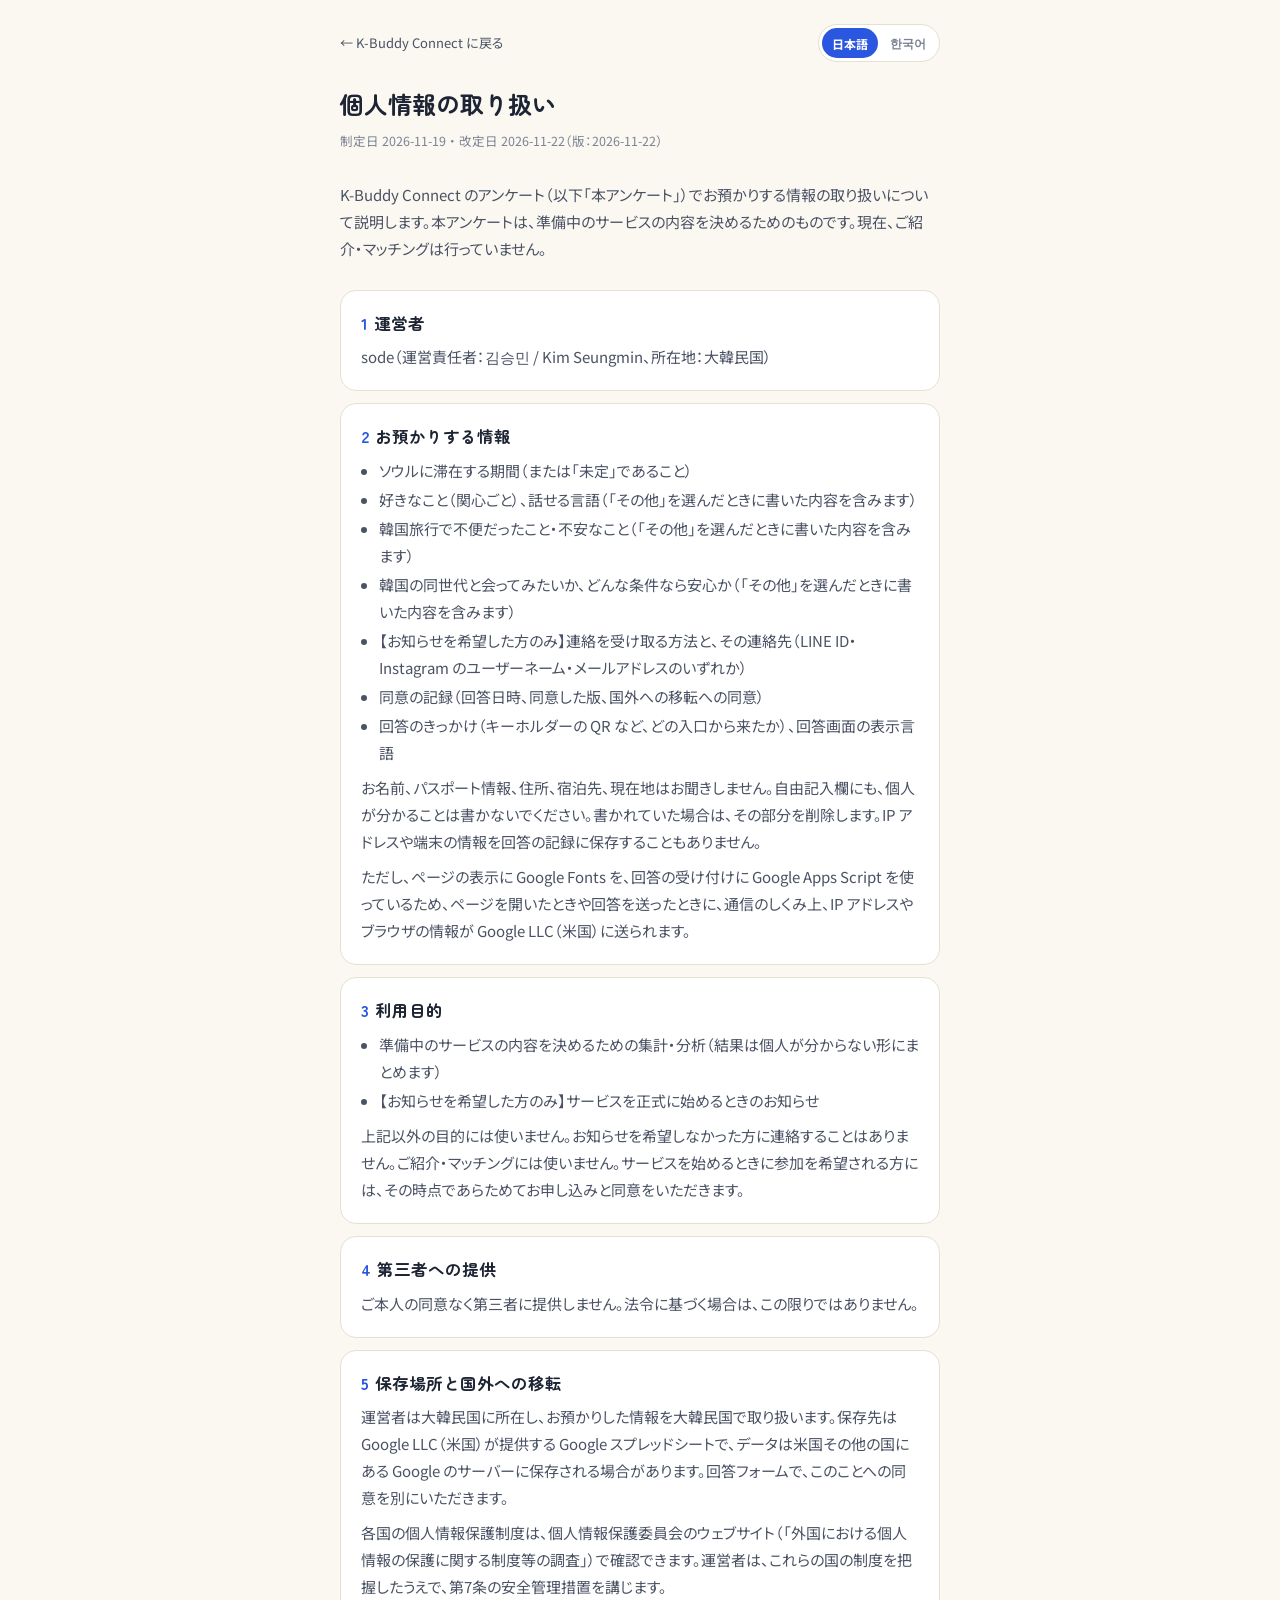
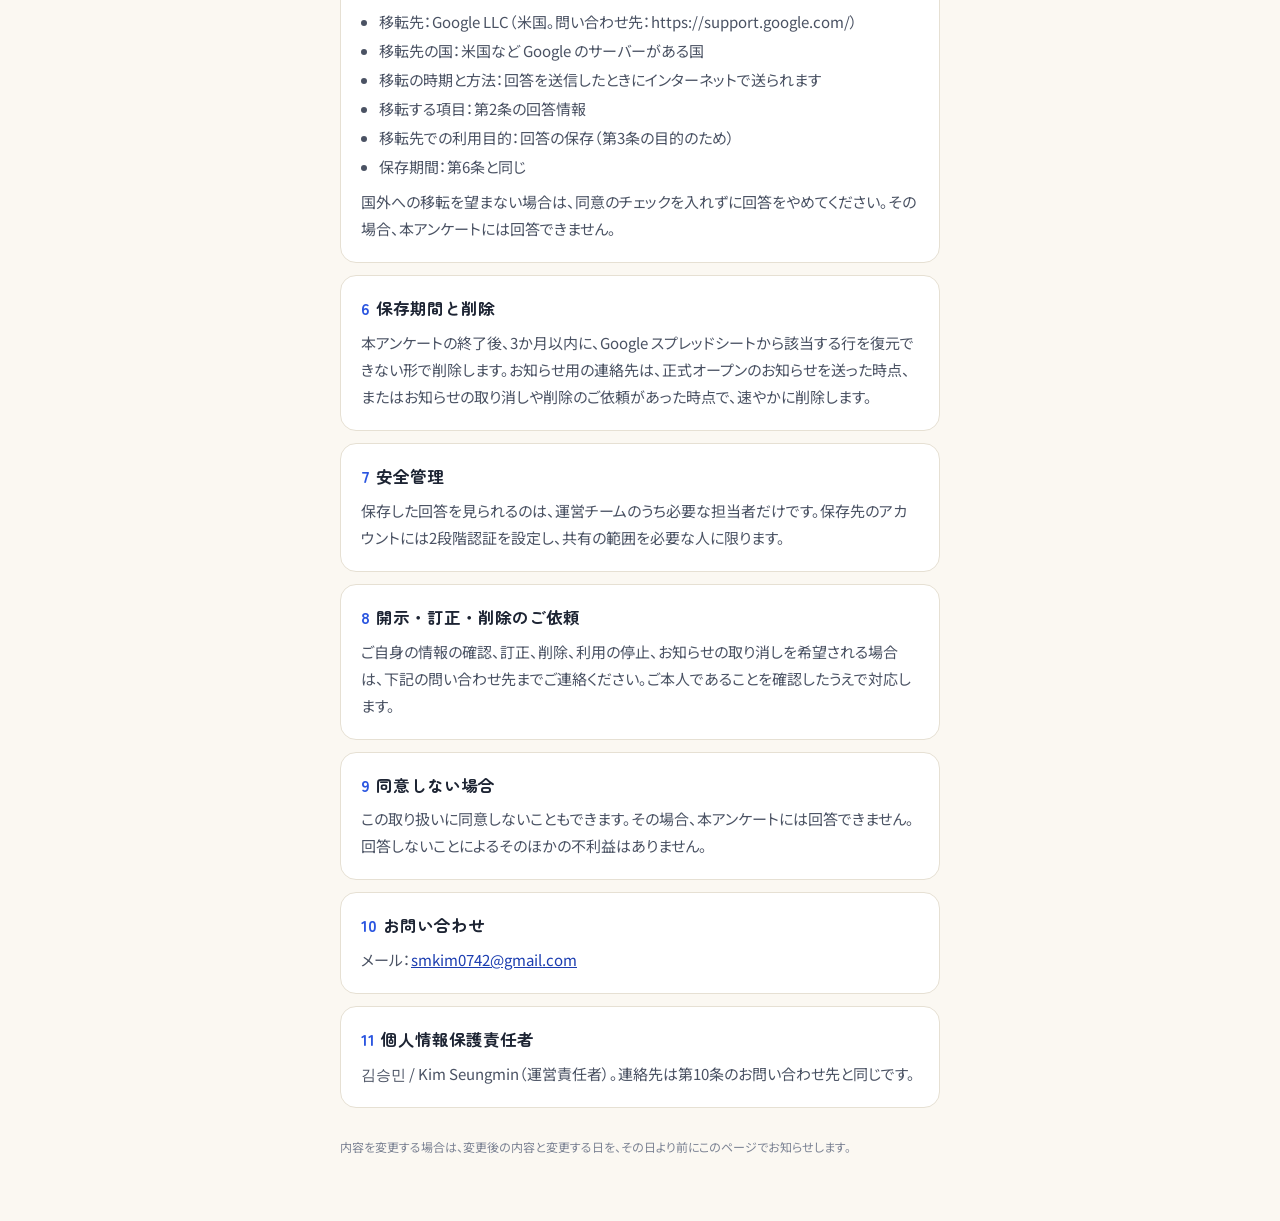
<file: privacy.html>
<!doctype html>
<html lang="ja">
<head>
<meta charset="utf-8">
<meta name="viewport" content="width=device-width, initial-scale=1, viewport-fit=cover">
<title>個人情報の取り扱い｜K-Buddy Connect</title>
<link rel="icon" href="data:image/svg+xml,%3Csvg xmlns='http://www.w3.org/2000/svg' viewBox='12 6 40 52'%3E%3Cpath fill='%2324306B' d='M26.5 6H46V35H26.5A14.5 14.5 0 0 1 26.5 6Z'/%3E%3Cpath fill='%2324306B' d='M18 29H37.5A14.5 14.5 0 0 1 37.5 58H18Z'/%3E%3Crect fill='%23D9472B' x='18' y='29' width='28' height='6'/%3E%3C/svg%3E">
<meta name="robots" content="noindex">
<link rel="preconnect" href="https://fonts.googleapis.com">
<link rel="preconnect" href="https://fonts.gstatic.com" crossorigin>
<link href="https://fonts.googleapis.com/css2?family=Noto+Sans+JP:wght@400;500;700&family=Noto+Sans+KR:wght@400;700&family=Zen+Maru+Gothic:wght@700&display=swap" rel="stylesheet">
<link rel="stylesheet" href="legal.css">
<noscript><style>[data-lang-block][hidden]{display:block!important}[data-lang-block="ko"]{margin-top:40px}</style></noscript>
</head>
<body>
<main>
  <div class="legal-top">
    <a class="back" href="index.html"><span lang="ja" data-lang-text="ja">← K-Buddy Connect に戻る</span><span lang="ko" data-lang-text="ko" hidden>← K-Buddy Connect로 돌아가기</span></a>
    <div class="lang-switch" role="group" aria-label="言語 / 언어">
      <button type="button" data-lang="ja" aria-pressed="true" lang="ja">日本語</button>
      <button type="button" data-lang="ko" aria-pressed="false" lang="ko">한국어</button>
    </div>
  </div>
  <div data-lang-block="ja" lang="ja">
  <h1>個人情報の取り扱い</h1>
  <p class="meta">制定日 2026-11-19 ・ 改定日 2026-11-22（版：2026-11-22）</p>
  <p class="lead">K-Buddy Connect のアンケート（以下「本アンケート」）でお預かりする情報の取り扱いについて説明します。本アンケートは、準備中のサービスの内容を決めるためのものです。現在、ご紹介・マッチングは行っていません。</p>

  <section id="operator">
    <h2><span>1</span>運営者</h2>
    <p>sode（運営責任者：김승민 / Kim Seungmin、所在地：大韓民国）</p>
  </section>

  <section>
    <h2><span>2</span>お預かりする情報</h2>
    <ul>
      <li>ソウルに滞在する期間（または「未定」であること）</li>
      <li>好きなこと（関心ごと）、話せる言語（「その他」を選んだときに書いた内容を含みます）</li>
      <li>韓国旅行で不便だったこと・不安なこと（「その他」を選んだときに書いた内容を含みます）</li>
      <li>韓国の同世代と会ってみたいか、どんな条件なら安心か（「その他」を選んだときに書いた内容を含みます）</li>
      <li>【お知らせを希望した方のみ】連絡を受け取る方法と、その連絡先（LINE ID・Instagram のユーザーネーム・メールアドレスのいずれか）</li>
      <li>同意の記録（回答日時、同意した版、国外への移転への同意）</li>
      <li>回答のきっかけ（キーホルダーの QR など、どの入口から来たか）、回答画面の表示言語</li>
    </ul>
    <p>お名前、パスポート情報、住所、宿泊先、現在地はお聞きしません。自由記入欄にも、個人が分かることは書かないでください。書かれていた場合は、その部分を削除します。IP アドレスや端末の情報を回答の記録に保存することもありません。</p>
    <p>ただし、ページの表示に Google Fonts を、回答の受け付けに Google Apps Script を使っているため、ページを開いたときや回答を送ったときに、通信のしくみ上、IP アドレスやブラウザの情報が Google LLC（米国）に送られます。</p>
  </section>

  <section>
    <h2><span>3</span>利用目的</h2>
    <ul>
      <li>準備中のサービスの内容を決めるための集計・分析（結果は個人が分からない形にまとめます）</li>
      <li>【お知らせを希望した方のみ】サービスを正式に始めるときのお知らせ</li>
    </ul>
    <p>上記以外の目的には使いません。お知らせを希望しなかった方に連絡することはありません。ご紹介・マッチングには使いません。サービスを始めるときに参加を希望される方には、その時点であらためてお申し込みと同意をいただきます。</p>
  </section>

  <section>
    <h2><span>4</span>第三者への提供</h2>
    <p>ご本人の同意なく第三者に提供しません。法令に基づく場合は、この限りではありません。</p>
  </section>

  <section id="transfer">
    <h2><span>5</span>保存場所と国外への移転</h2>
    <p>運営者は大韓民国に所在し、お預かりした情報を大韓民国で取り扱います。保存先は Google LLC（米国）が提供する Google スプレッドシートで、データは米国その他の国にある Google のサーバーに保存される場合があります。回答フォームで、このことへの同意を別にいただきます。</p>
    <p>各国の個人情報保護制度は、個人情報保護委員会のウェブサイト（「外国における個人情報の保護に関する制度等の調査」）で確認できます。運営者は、これらの国の制度を把握したうえで、第7条の安全管理措置を講じます。</p>
    <ul>
      <li>移転先：Google LLC（米国。問い合わせ先：https://support.google.com/）</li>
      <li>移転先の国：米国など Google のサーバーがある国</li>
      <li>移転の時期と方法：回答を送信したときにインターネットで送られます</li>
      <li>移転する項目：第2条の回答情報</li>
      <li>移転先での利用目的：回答の保存（第3条の目的のため）</li>
      <li>保存期間：第6条と同じ</li>
    </ul>
    <p>国外への移転を望まない場合は、同意のチェックを入れずに回答をやめてください。その場合、本アンケートには回答できません。</p>
  </section>

  <section>
    <h2><span>6</span>保存期間と削除</h2>
    <p>本アンケートの終了後、3か月以内に、Google スプレッドシートから該当する行を復元できない形で削除します。お知らせ用の連絡先は、正式オープンのお知らせを送った時点、またはお知らせの取り消しや削除のご依頼があった時点で、速やかに削除します。</p>
  </section>

  <section>
    <h2><span>7</span>安全管理</h2>
    <p>保存した回答を見られるのは、運営チームのうち必要な担当者だけです。保存先のアカウントには2段階認証を設定し、共有の範囲を必要な人に限ります。</p>
  </section>

  <section>
    <h2><span>8</span>開示・訂正・削除のご依頼</h2>
    <p>ご自身の情報の確認、訂正、削除、利用の停止、お知らせの取り消しを希望される場合は、下記の問い合わせ先までご連絡ください。ご本人であることを確認したうえで対応します。</p>
  </section>

  <section>
    <h2><span>9</span>同意しない場合</h2>
    <p>この取り扱いに同意しないこともできます。その場合、本アンケートには回答できません。回答しないことによるそのほかの不利益はありません。</p>
  </section>

  <section id="contact">
    <h2><span>10</span>お問い合わせ</h2>
    <p>メール：<a href="mailto:smkim0742@gmail.com">smkim0742@gmail.com</a></p>
  </section>

  <section>
    <h2><span>11</span>個人情報保護責任者</h2>
    <p>김승민 / Kim Seungmin（運営責任者）。連絡先は第10条のお問い合わせ先と同じです。</p>
  </section>

  <footer>内容を変更する場合は、変更後の内容と変更する日を、その日より前にこのページでお知らせします。</footer>
  </div>
  <div data-lang-block="ko" lang="ko" hidden>
  <h1>개인정보 처리방침</h1>
  <p class="meta">제정일 2026-11-19 · 개정일 2026-11-22 (버전: 2026-11-22) · 일본어판을 한국어로 옮긴 것입니다.</p>
  <p class="lead">K-Buddy Connect 설문(이하 "본 설문")에서 받는 정보를 어떻게 다루는지 안내합니다. 본 설문은 준비 중인 서비스의 내용을 정하기 위한 것입니다. 지금은 소개·매칭을 하지 않습니다.</p>

  <section id="operator-ko">
    <h2><span>1</span>운영자</h2>
    <p>sode(운영 책임자: 김승민 / Kim Seungmin, 소재지: 대한민국)</p>
  </section>

  <section>
    <h2><span>2</span>받는 정보</h2>
    <ul>
      <li>서울에 머무는 기간(또는 미정 여부)</li>
      <li>좋아하는 것(관심사), 쓸 수 있는 언어('기타'를 골랐을 때 적은 내용 포함)</li>
      <li>한국 여행에서 불편했던 점·걱정되는 점('기타'를 골랐을 때 적은 내용 포함)</li>
      <li>한국 또래와 만나 보고 싶은지, 어떤 조건이면 안심이 되는지('기타'를 골랐을 때 적은 내용 포함)</li>
      <li>[안내를 원한 분만] 연락받을 방법과 그 연락처(LINE ID, Instagram 사용자 이름, 메일 주소 중 하나)</li>
      <li>동의 기록(응답 일시, 동의한 버전, 국외 이전 동의)</li>
      <li>응답 경로(키링 QR 코드 등 어떤 경로로 들어왔는지), 응답 화면의 표시 언어</li>
    </ul>
    <p>이름, 여권 정보, 주소, 숙소, 현재 위치는 묻지 않습니다. 직접 입력하는 칸에도 개인을 알 수 있는 내용은 적지 말아 주세요. 적혀 있으면 그 부분을 삭제합니다. IP 주소나 기기 정보를 응답 기록에 저장하지도 않습니다.</p>
    <p>다만 페이지 표시에 Google Fonts를, 응답 접수에 Google Apps Script를 쓰기 때문에, 페이지를 열거나 응답을 보낼 때 통신 구조상 IP 주소와 브라우저 정보가 Google LLC(미국)로 전송됩니다.</p>
  </section>

  <section>
    <h2><span>3</span>이용 목적</h2>
    <ul>
      <li>준비 중인 서비스의 내용을 정하기 위한 통계·분석(결과는 개인을 식별할 수 없도록 정리합니다)</li>
      <li>[안내를 원한 분만] 서비스를 정식으로 시작할 때의 안내</li>
    </ul>
    <p>위 목적 외에는 쓰지 않습니다. 안내를 원하지 않은 분에게는 연락하지 않습니다. 소개·매칭에는 쓰지 않습니다. 서비스를 시작할 때 참여를 원하는 분에게는 그때 다시 신청과 동의를 받습니다.</p>
  </section>

  <section>
    <h2><span>4</span>제3자 제공</h2>
    <p>본인 동의 없이 제3자에게 제공하지 않습니다. 법령에 따른 경우는 예외입니다.</p>
  </section>

  <section id="transfer-ko">
    <h2><span>5</span>보관 장소와 국외 이전</h2>
    <p>운영자는 대한민국에 있으며, 받은 정보를 대한민국에서 처리합니다. 보관 장소는 Google LLC(미국)가 제공하는 Google 스프레드시트이며, 데이터는 미국 등 다른 나라에 있는 Google 서버에 저장될 수 있습니다. 이에 대해서는 응답 폼에서 별도로 동의를 받습니다.</p>
    <ul>
      <li>이전받는 자: Google LLC(미국. 연락처: https://support.google.com/)</li>
      <li>이전되는 국가: 미국 등 Google 서버가 있는 국가</li>
      <li>이전 시기와 방법: 응답을 보낼 때 인터넷으로 전송</li>
      <li>이전되는 항목: 제2조의 응답 정보</li>
      <li>이전받는 자의 이용 목적: 응답 보관(제3조의 목적을 위한 것)</li>
      <li>보유·이용 기간: 제6조와 같음</li>
    </ul>
    <p>국외 이전을 원하지 않으시면 동의 체크를 하지 말고 응답을 그만두시면 됩니다. 이 경우 본 설문에 응답할 수 없습니다.</p>
  </section>

  <section>
    <h2><span>6</span>보유 기간과 파기</h2>
    <p>본 설문이 끝난 뒤 3개월 이내에, Google 스프레드시트에서 해당 행을 복구할 수 없도록 삭제합니다. 안내용 연락처는 정식 오픈 안내를 보낸 때, 또는 안내 취소나 삭제 요청이 있을 때 지체 없이 삭제합니다.</p>
  </section>

  <section>
    <h2><span>7</span>안전성 확보 조치</h2>
    <p>저장된 응답은 운영팀 중 필요한 담당자만 볼 수 있습니다. 보관 계정에는 2단계 인증을 설정하고, 공유 범위를 필요한 사람으로 제한합니다.</p>
  </section>

  <section>
    <h2><span>8</span>열람·정정·삭제 요구</h2>
    <p>본인 정보의 열람, 정정, 삭제, 처리 정지, 안내 취소를 원하시면 아래 문의처로 연락해 주세요. 본인임을 확인한 뒤 처리합니다.</p>
  </section>

  <section>
    <h2><span>9</span>동의를 거부할 권리</h2>
    <p>이 처리방침과 국외 이전에 동의하지 않을 권리가 있습니다. 동의하지 않으면 본 설문에 응답할 수 없으며, 그 밖의 불이익은 없습니다.</p>
  </section>

  <section id="contact-ko">
    <h2><span>10</span>문의</h2>
    <p>메일: <a href="mailto:smkim0742@gmail.com">smkim0742@gmail.com</a></p>
  </section>

  <section>
    <h2><span>11</span>개인정보 보호책임자</h2>
    <p>김승민(운영 책임자). 연락처는 제10조의 문의처와 같습니다.</p>
  </section>

  <footer>이 방침을 변경할 때는 변경 내용과 시행일을 시행일 전에 이 페이지에 공지합니다.</footer>
  </div>
</main>
<script>window.KBUDDY_LEGAL_TITLE_KO = "개인정보 처리방침｜K-Buddy Connect";</script>
<script src="legal.js"></script>
</body>
</html>
</file>
<file: legal.css>
:root{--bg:#FBF8F2;--surface:#FFFFFF;--ink:#1D2433;--ink-2:#4A5263;--ink-3:#7C8394;--line:#E6E0D3;--brand:#2B56E0;--brand-ink:#1B3DB0;--brand-soft:#E8EEFF;
  --f-head:"Zen Maru Gothic","Hiragino Maru Gothic ProN",sans-serif;--f-body:"Noto Sans JP","Hiragino Sans",sans-serif}
*{box-sizing:border-box;margin:0;padding:0}
body{background:var(--bg);color:var(--ink);font-family:var(--f-body);font-size:15px;line-height:1.8;font-feature-settings:"palt";-webkit-font-smoothing:antialiased}
main{max-width:640px;margin:0 auto;padding:24px max(20px,env(safe-area-inset-right)) 64px max(20px,env(safe-area-inset-left))}
.back{display:inline-flex;align-items:center;gap:6px;color:var(--ink-2);text-decoration:none;font-size:13px;margin-bottom:24px}
.back:hover{color:var(--ink)}
h1{font-family:var(--f-head);font-size:24px;line-height:1.5;margin-bottom:8px}
.meta{color:var(--ink-3);font-size:12.5px;margin-bottom:28px}
.lead{color:var(--ink-2);margin-bottom:28px}
section{background:var(--surface);border:1px solid var(--line);border-radius:16px;padding:20px;margin-bottom:12px}
h2{font-family:var(--f-head);font-size:16.5px;line-height:1.5;margin-bottom:8px}
h2 span{color:var(--brand);margin-right:6px}
p+p,ul+p,p+ul{margin-top:8px}
ul{padding-left:1.2em;color:var(--ink-2)}
li{margin:2px 0}
p{color:var(--ink-2)}
strong{color:var(--ink)}
a{color:var(--brand-ink)}
.todo{background:#FFF4D6;color:#7A5300;border-radius:4px;padding:0 4px;font-weight:700}
footer{margin-top:28px;color:var(--ink-3);font-size:12px}
[hidden]{display:none!important}
.legal-top{display:flex;justify-content:space-between;align-items:center;gap:12px;margin-bottom:24px}
.legal-top .back{margin-bottom:0}
.lang-switch{display:none;background:var(--surface);border:1px solid var(--line);border-radius:999px;padding:3px;gap:2px;flex:none}
.lang-switch button{border:0;background:transparent;font-size:12px;font-weight:700;color:var(--ink-3);padding:0 10px;min-height:30px;border-radius:999px;cursor:pointer;font-family:inherit}
html.js .lang-switch{display:inline-flex}
.lang-switch button[aria-pressed="true"]{background:var(--brand);color:#fff}
.lang-switch button:focus-visible{outline:2px solid var(--brand);outline-offset:2px}
html[lang="ko"] body{font-family:"Noto Sans KR",var(--f-body);word-break:keep-all;overflow-wrap:anywhere}
html[lang="ko"] h1,html[lang="ko"] h2{font-family:"Noto Sans KR",var(--f-body)}
</file>
